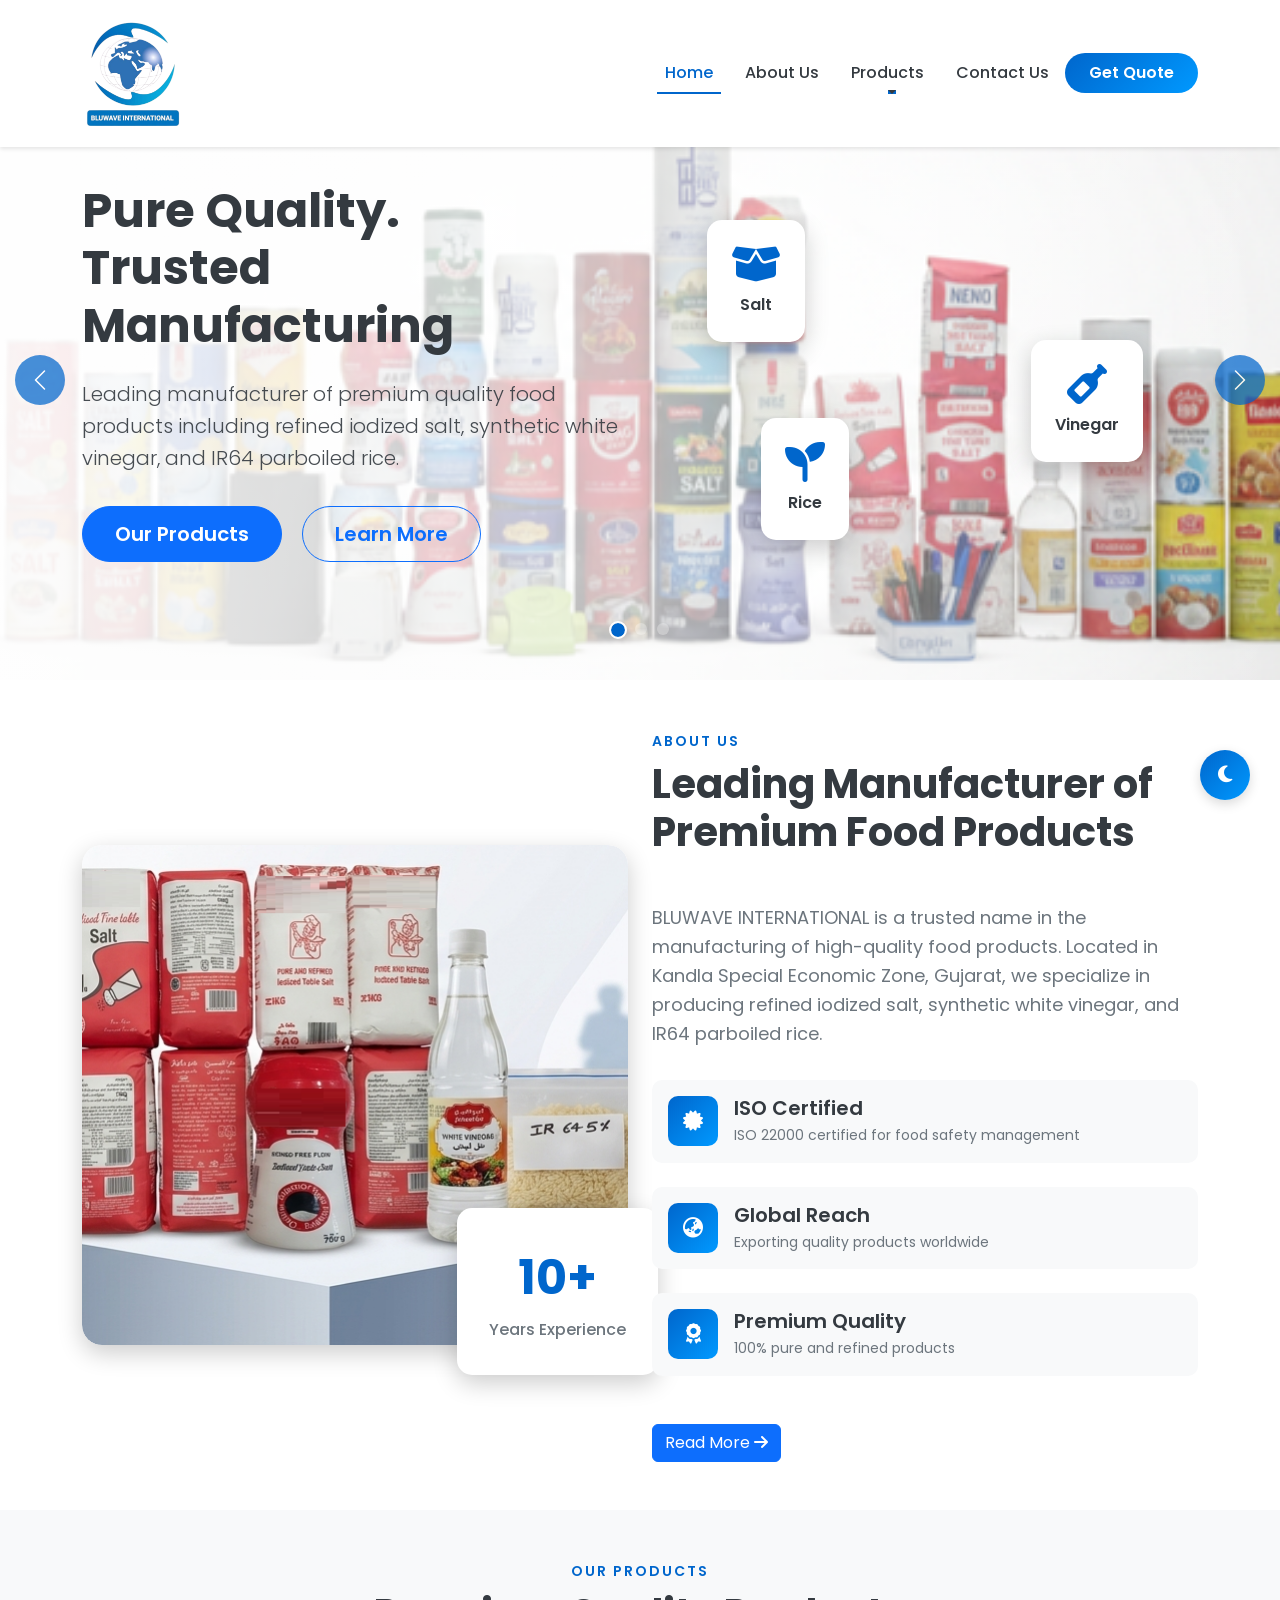
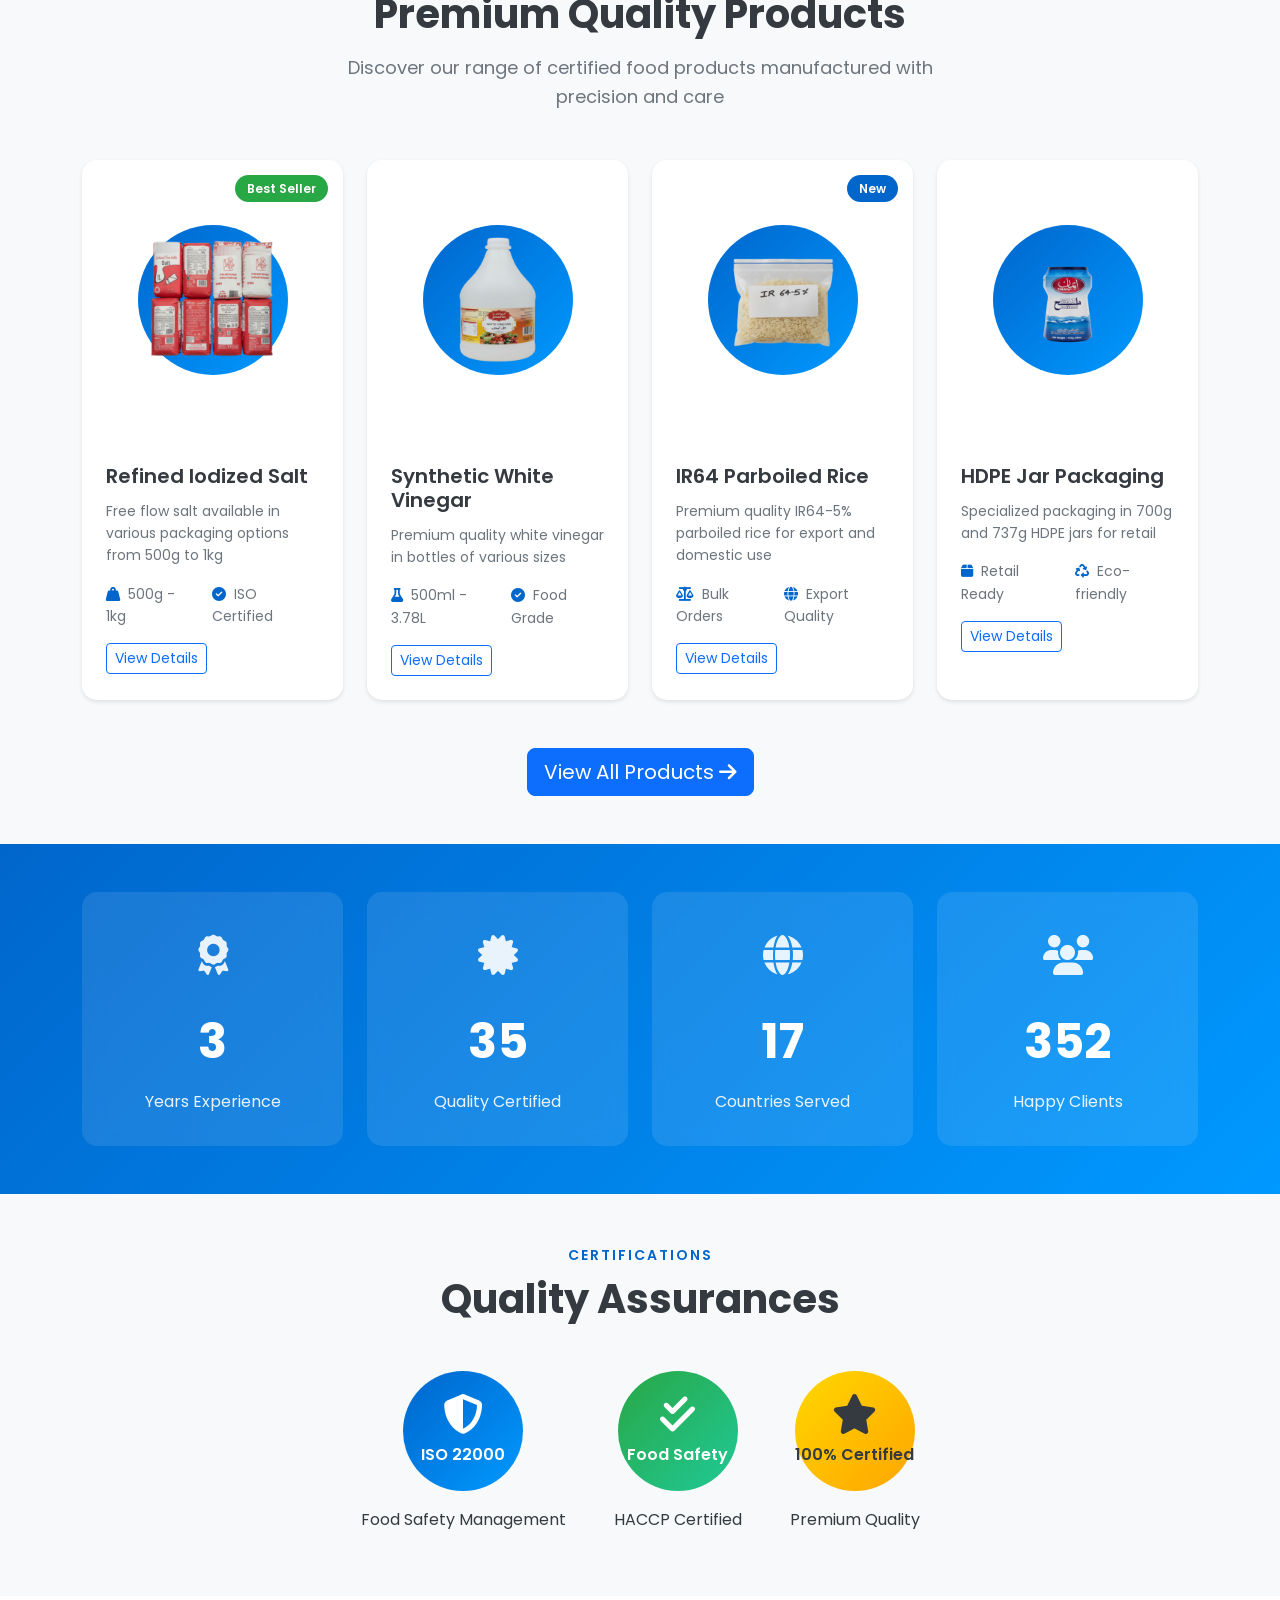
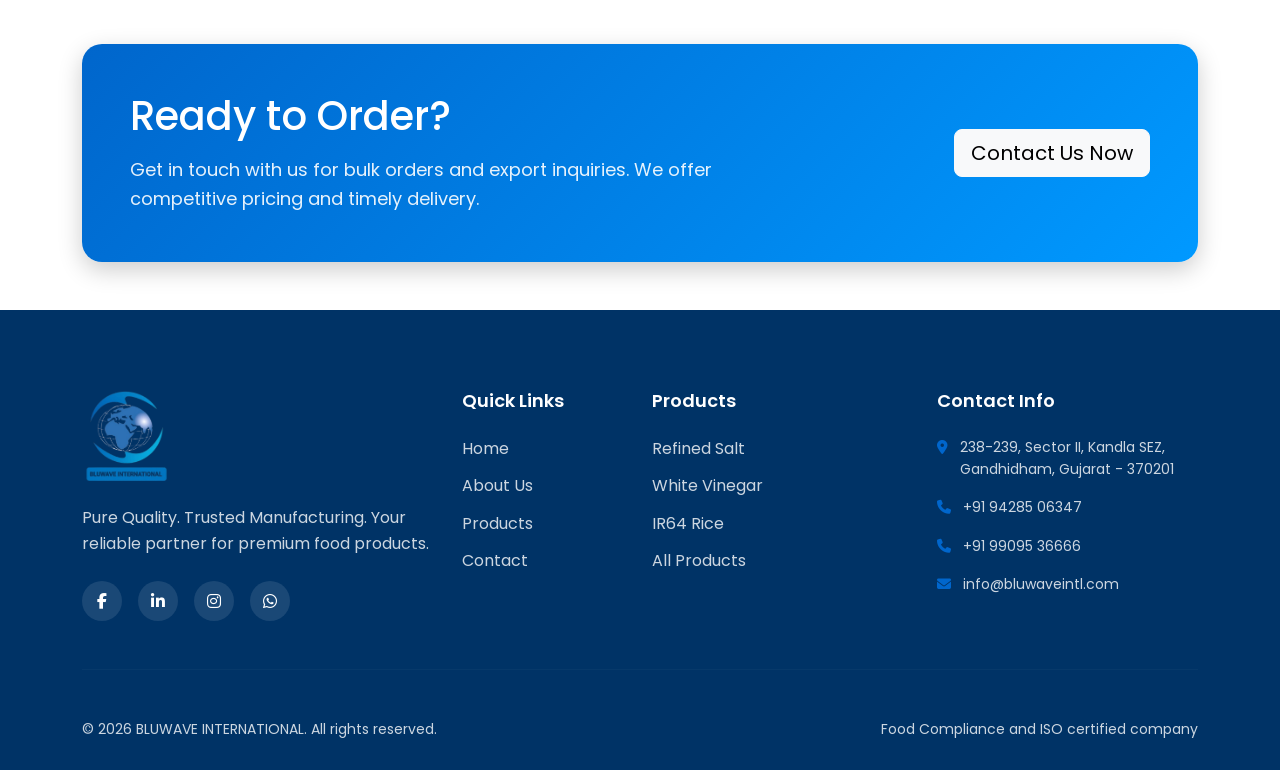
<file: index.html>
<!doctype html>
<html lang="en" data-theme="light">
  <head>
    <meta charset="UTF-8" />
    <meta name="viewport" content="width=device-width, initial-scale=1.0" />
    <title>BLUWAVE INTERNATIONAL - Pure Quality. Trusted Manufacturing</title>

    <!-- Bootstrap 5 CSS -->
    <link
      href="https://cdn.jsdelivr.net/npm/bootstrap@5.3.0/dist/css/bootstrap.min.css"
      rel="stylesheet"
    />
    <!-- Google Fonts -->
    <link
      href="https://fonts.googleapis.com/css2?family=Poppins:wght@300;400;500;600;700&display=swap"
      rel="stylesheet"
    />
    <!-- Font Awesome -->
    <link
      rel="stylesheet"
      href="https://cdnjs.cloudflare.com/ajax/libs/font-awesome/6.4.0/css/all.min.css"
    />
    <!-- Custom CSS -->
    <link rel="stylesheet" href="css/style.css" />
  </head>
  <body>
    <!-- Loader -->
    <div id="loader">
      <div class="loader-content">
        <div class="loader-logo">
          <i class="fas fa-globe-americas fa-spin"></i>
        </div>
        <div class="loader-bar"></div>
        <p>Loading...</p>
      </div>
    </div>

    <!-- Theme Toggle Button -->
    <button id="theme-toggle" class="theme-toggle-btn" title="Toggle Theme">
      <i class="fas fa-moon"></i>
    </button>

    <!-- Navigation -->
    <nav class="navbar navbar-expand-lg fixed-top" id="mainNav">
      <div class="container">
        <a class="navbar-brand" href="index.html">
          <div class="logo-container">
            <img width="25%" src="images/logo.png" />
          </div>
        </a>

        <button
          class="navbar-toggler"
          type="button"
          data-bs-toggle="collapse"
          data-bs-target="#navbarNav"
        >
          <span class="navbar-toggler-icon"></span>
        </button>

        <div class="collapse navbar-collapse" id="navbarNav">
          <ul class="navbar-nav ms-auto">
            <li class="nav-item">
              <a class="nav-link active" href="index.html">Home</a>
            </li>
            <li class="nav-item">
              <a class="nav-link" href="about.html">About Us</a>
            </li>
            <li class="nav-item dropdown">
              <a
                class="nav-link dropdown-toggle"
                href="#"
                role="button"
                data-bs-toggle="dropdown"
              >
                Products
              </a>
              <ul class="dropdown-menu">
                <li>
                  <a class="dropdown-item" href="products.html#salt"
                    >Refined Salt</a
                  >
                </li>
                <li>
                  <a class="dropdown-item" href="products.html#vinegar"
                    >White Vinegar</a
                  >
                </li>
                <li>
                  <a class="dropdown-item" href="products.html#rice"
                    >IR64 Rice</a
                  >
                </li>
              </ul>
            </li>
            <li class="nav-item">
              <a class="nav-link" href="contact.html">Contact Us</a>
            </li>
          </ul>
          <div class="nav-cta">
            <a href="contact.html" class="btn btn-primary">Get Quote</a>
          </div>
        </div>
      </div>
    </nav>

    <!-- Hero Slider -->
    <!-- Hero Slider -->
    <section class="hero-slider">
      <div
        id="homeSlider"
        class="carousel slide"
        data-bs-ride="carousel"
        data-bs-interval="5000"
      >
        <div class="carousel-indicators">
          <button
            type="button"
            data-bs-target="#homeSlider"
            data-bs-slide-to="0"
            class="active"
            aria-current="true"
            aria-label="Slide 1"
          ></button>
          <button
            type="button"
            data-bs-target="#homeSlider"
            data-bs-slide-to="1"
            aria-label="Slide 2"
          ></button>
          <button
            type="button"
            data-bs-target="#homeSlider"
            data-bs-slide-to="2"
            aria-label="Slide 3"
          ></button>
        </div>

        <div class="carousel-inner">
          <!-- Slide 1: Your Design + Background Image -->
          <div class="carousel-item active slider-with-bg">
            <div
              class="slider-bg"
              style="background-image: url(&quot;images/Slider1.png&quot;)"
            ></div>
            <div class="slide-content">
              <div class="container">
                <div class="row align-items-center">
                  <div class="col-lg-6 slide-text animate-on-scroll">
                    <h1 class="display-4 fw-bold">
                      Pure Quality.<br />Trusted Manufacturing
                    </h1>
                    <p class="lead">
                      Leading manufacturer of premium quality food products
                      including refined iodized salt, synthetic white vinegar,
                      and IR64 parboiled rice.
                    </p>
                    <div class="slide-buttons">
                      <a href="products.html" class="btn btn-primary btn-lg"
                        >Our Products</a
                      >
                      <a
                        href="about.html"
                        class="btn btn-outline-primary btn-lg"
                        >Learn More</a
                      >
                    </div>
                  </div>
                  <div class="col-lg-6 slide-image animate-on-scroll delay-200">
                    <div class="hero-image-container">
                      <div class="floating-elements">
                        <div class="float-item salt-package">
                          <i class="fas fa-box-open"></i>
                          <span>Salt</span>
                        </div>
                        <div class="float-item vinegar-bottle">
                          <i class="fas fa-wine-bottle"></i>
                          <span>Vinegar</span>
                        </div>
                        <div class="float-item rice-bag">
                          <i class="fas fa-seedling"></i>
                          <span>Rice</span>
                        </div>
                      </div>
                    </div>
                  </div>
                </div>
              </div>
            </div>
          </div>

          <!-- Slide 2: Original Design (No Change) -->
          <div class="carousel-item">
            <div class="slide-content slide-2">
              <div class="container">
                <div class="row align-items-center">
                  <div class="col-lg-6 slide-text animate-on-scroll">
                    <h1 class="display-4 fw-bold">
                      ISO 22000 Certified<br />Food Safety Standards
                    </h1>
                    <p class="lead">
                      Committed to delivering excellence with international
                      quality certifications and food safety management systems.
                    </p>
                    <div class="certification-badges">
                      <span class="badge bg-primary">ISO 22000</span>
                      <span class="badge bg-success">Food Safety</span>
                      <span class="badge bg-info">100% Certified</span>
                    </div>
                  </div>
                </div>
              </div>
            </div>
          </div>

          <!-- Slide 3: Original Design (No Change) -->
          <div class="carousel-item">
            <div class="slide-content slide-3">
              <div class="container">
                <div class="row align-items-center">
                  <div class="col-lg-6 slide-text animate-on-scroll">
                    <h1 class="display-4 fw-bold">
                      Global Export<br />Quality Products
                    </h1>
                    <p class="lead">
                      Serving customers worldwide with premium quality products
                      manufactured at Kandla Special Economic Zone.
                    </p>
                    <a href="contact.html" class="btn btn-primary btn-lg"
                      >Contact Us</a
                    >
                  </div>
                </div>
              </div>
            </div>
          </div>
        </div>

        <!-- Navigation Arrows - FIXED -->
        <button
          class="carousel-control-prev"
          type="button"
          data-bs-target="#homeSlider"
          data-bs-slide="prev"
        >
          <span class="carousel-control-prev-icon" aria-hidden="true"></span>
          <span class="visually-hidden">Previous</span>
        </button>
        <button
          class="carousel-control-next"
          type="button"
          data-bs-target="#homeSlider"
          data-bs-slide="next"
        >
          <span class="carousel-control-next-icon" aria-hidden="true"></span>
          <span class="visually-hidden">Next</span>
        </button>
      </div>
    </section>

    <!-- About Section -->
    <section class="about-section py-5">
      <div class="container">
        <div class="row align-items-center">
          <div class="col-lg-6 mb-4 mb-lg-0 animate-on-scroll">
            <div class="about-image-wrapper">
              <div class="about-image-main">
                <img
                  src="images/about-manufacturing.jpg"
                  alt="Manufacturing Excellence"
                  class="about-main-img"
                />
              </div>
              <div class="about-image-secondary">
                <div class="experience-badge">
                  <span class="years">10+</span>
                  <span class="text">Years Experience</span>
                </div>
              </div>
            </div>
          </div>
          <div class="col-lg-6 animate-on-scroll delay-200">
            <div class="section-header">
              <span class="section-subtitle">About Us</span>
              <h2 class="section-title">
                Leading Manufacturer of Premium Food Products
              </h2>
            </div>
            <p class="lead-text">
              BLUWAVE INTERNATIONAL is a trusted name in the manufacturing of
              high-quality food products. Located in Kandla Special Economic
              Zone, Gujarat, we specialize in producing refined iodized salt,
              synthetic white vinegar, and IR64 parboiled rice.
            </p>

            <div class="about-features">
              <div class="feature-item">
                <div class="feature-icon">
                  <i class="fas fa-certificate"></i>
                </div>
                <div class="feature-content">
                  <h5>ISO Certified</h5>
                  <p>ISO 22000 certified for food safety management</p>
                </div>
              </div>
              <div class="feature-item">
                <div class="feature-icon">
                  <i class="fas fa-globe-asia"></i>
                </div>
                <div class="feature-content">
                  <h5>Global Reach</h5>
                  <p>Exporting quality products worldwide</p>
                </div>
              </div>
              <div class="feature-item">
                <div class="feature-icon">
                  <i class="fas fa-award"></i>
                </div>
                <div class="feature-content">
                  <h5>Premium Quality</h5>
                  <p>100% pure and refined products</p>
                </div>
              </div>
            </div>

            <a href="about.html" class="btn btn-primary mt-3"
              >Read More <i class="fas fa-arrow-right"></i
            ></a>
          </div>
        </div>
      </div>
    </section>

    <!-- Products Section -->
    <section class="products-section py-5 bg-light">
      <div class="container">
        <div class="section-header text-center mb-5 animate-on-scroll">
          <span class="section-subtitle">Our Products</span>
          <h2 class="section-title">Premium Quality Products</h2>
          <p class="section-desc">
            Discover our range of certified food products manufactured with
            precision and care
          </p>
        </div>

        <div class="row g-4">
          <!-- Product 1 -->
          <div class="col-lg-3 col-md-6 animate-on-scroll">
            <div class="product-card">
              <div class="product-image">
                <div class="image-placeholder-large">
                  <img
                    src="images/product-salt.png"
                    alt="Refined Iodized Salt"
                    class="product-detail-img"
                  />
                </div>
                <div class="product-badge">Best Seller</div>
              </div>
              <div class="product-content">
                <h4>Refined Iodized Salt</h4>
                <p>
                  Free flow salt available in various packaging options from
                  500g to 1kg
                </p>
                <div class="product-meta">
                  <span><i class="fas fa-weight-hanging"></i> 500g - 1kg</span>
                  <span><i class="fas fa-check-circle"></i> ISO Certified</span>
                </div>
                <a
                  href="products.html#salt"
                  class="btn btn-outline-primary btn-sm"
                  >View Details</a
                >
              </div>
            </div>
          </div>

          <!-- Product 2 -->
          <div class="col-lg-3 col-md-6 animate-on-scroll delay-100">
            <div class="product-card">
              <div class="product-image">
                <div class="image-placeholder-large">
                  <img
                    src="images/product-vinegar.png"
                    alt="Synthetic White Vinegar"
                    class="product-img"
                  />
                </div>
              </div>
              <div class="product-content">
                <h4>Synthetic White Vinegar</h4>
                <p>Premium quality white vinegar in bottles of various sizes</p>
                <div class="product-meta">
                  <span><i class="fas fa-flask"></i> 500ml - 3.78L</span>
                  <span><i class="fas fa-check-circle"></i> Food Grade</span>
                </div>
                <a
                  href="products.html#vinegar"
                  class="btn btn-outline-primary btn-sm"
                  >View Details</a
                >
              </div>
            </div>
          </div>

          <!-- Product 3 -->
          <div class="col-lg-3 col-md-6 animate-on-scroll delay-200">
            <div class="product-card">
              <div class="product-image">
                <div class="image-placeholder-large">
                  <img
                    src="images/product-rice.png"
                    alt="IR64 Parboiled Rice"
                    class="product-img"
                  />
                </div>
                <div class="product-badge new">New</div>
              </div>
              <div class="product-content">
                <h4>IR64 Parboiled Rice</h4>
                <p>
                  Premium quality IR64-5% parboiled rice for export and domestic
                  use
                </p>
                <div class="product-meta">
                  <span><i class="fas fa-balance-scale"></i> Bulk Orders</span>
                  <span><i class="fas fa-globe"></i> Export Quality</span>
                </div>
                <a
                  href="products.html#rice"
                  class="btn btn-outline-primary btn-sm"
                  >View Details</a
                >
              </div>
            </div>
          </div>

          <!-- Product 4 -->
          <div class="col-lg-3 col-md-6 animate-on-scroll delay-300">
            <div class="product-card">
              <div class="product-image">
                <div class="image-placeholder-large">
                  <img
                    src="images/product-hdpe.png"
                    alt="HDPE Jar Packaging"
                    class="product-img"
                  />
                </div>
              </div>
              <div class="product-content">
                <h4>HDPE Jar Packaging</h4>
                <p>
                  Specialized packaging in 700g and 737g HDPE jars for retail
                </p>
                <div class="product-meta">
                  <span><i class="fas fa-box"></i> Retail Ready</span>
                  <span><i class="fas fa-recycle"></i> Eco-friendly</span>
                </div>
                <a href="products.html" class="btn btn-outline-primary btn-sm"
                  >View Details</a
                >
              </div>
            </div>
          </div>
        </div>

        <div class="text-center mt-5 animate-on-scroll">
          <a href="products.html" class="btn btn-primary btn-lg"
            >View All Products <i class="fas fa-arrow-right"></i
          ></a>
        </div>
      </div>
    </section>

    <!-- Stats Section -->
    <section class="stats-section py-5">
      <div class="container">
        <div class="row g-4">
          <div class="col-lg-3 col-md-6 animate-on-scroll">
            <div class="stat-card">
              <div class="stat-icon">
                <i class="fas fa-award"></i>
              </div>
              <div class="stat-number" data-target="10">0</div>
              <div class="stat-label">Years Experience</div>
            </div>
          </div>
          <div class="col-lg-3 col-md-6 animate-on-scroll delay-100">
            <div class="stat-card">
              <div class="stat-icon">
                <i class="fas fa-certificate"></i>
              </div>
              <div class="stat-number" data-target="100">0</div>
              <div class="stat-label">Quality Certified</div>
            </div>
          </div>
          <div class="col-lg-3 col-md-6 animate-on-scroll delay-200">
            <div class="stat-card">
              <div class="stat-icon">
                <i class="fas fa-globe"></i>
              </div>
              <div class="stat-number" data-target="50">0</div>
              <div class="stat-label">Countries Served</div>
            </div>
          </div>
          <div class="col-lg-3 col-md-6 animate-on-scroll delay-300">
            <div class="stat-card">
              <div class="stat-icon">
                <i class="fas fa-users"></i>
              </div>
              <div class="stat-number" data-target="1000">0</div>
              <div class="stat-label">Happy Clients</div>
            </div>
          </div>
        </div>
      </div>
    </section>

    <!-- Certifications Section -->
    <section class="certifications-section py-5 bg-light">
      <div class="container">
        <div class="section-header text-center mb-5 animate-on-scroll">
          <span class="section-subtitle">Certifications</span>
          <h2 class="section-title">Quality Assurances</h2>
        </div>
        <div class="row justify-content-center">
          <div class="col-lg-8">
            <div class="certifications-grid text-center animate-on-scroll">
              <div class="cert-item">
                <div class="cert-badge iso">
                  <i class="fas fa-shield-alt"></i>
                  <span>ISO 22000</span>
                </div>
                <p>Food Safety Management</p>
              </div>
              <div class="cert-item">
                <div class="cert-badge food-safety">
                  <i class="fas fa-check-double"></i>
                  <span>Food Safety</span>
                </div>
                <p>HACCP Certified</p>
              </div>
              <div class="cert-item">
                <div class="cert-badge quality">
                  <i class="fas fa-star"></i>
                  <span>100% Certified</span>
                </div>
                <p>Premium Quality</p>
              </div>
            </div>
          </div>
        </div>
      </div>
    </section>

    <!-- CTA Section -->
    <section class="cta-section py-5">
      <div class="container">
        <div class="cta-box animate-on-scroll">
          <div class="row align-items-center">
            <div class="col-lg-8">
              <h2>Ready to Order?</h2>
              <p>
                Get in touch with us for bulk orders and export inquiries. We
                offer competitive pricing and timely delivery.
              </p>
            </div>
            <div class="col-lg-4 text-lg-end">
              <a href="contact.html" class="btn btn-light btn-lg"
                >Contact Us Now</a
              >
            </div>
          </div>
        </div>
      </div>
    </section>

    <!-- Footer -->
    <footer class="footer">
      <div class="container">
        <div class="row g-4">
          <div class="col-lg-4 col-md-6">
            <div class="footer-brand">
              <div class="logo-container">
                <img width="25%" src="images/logo.png" />
              </div>
              <p>
                Pure Quality. Trusted Manufacturing. Your reliable partner for
                premium food products.
              </p>
              <div class="social-links">
                <a href="#"><i class="fab fa-facebook-f"></i></a>
                <a href="#"><i class="fab fa-linkedin-in"></i></a>
                <a href="#"><i class="fab fa-instagram"></i></a>
                <a href="#"><i class="fab fa-whatsapp"></i></a>
              </div>
            </div>
          </div>

          <div class="col-lg-2 col-md-6">
            <h5>Quick Links</h5>
            <ul class="footer-links">
              <li><a href="index.html">Home</a></li>
              <li><a href="about.html">About Us</a></li>
              <li><a href="products.html">Products</a></li>
              <li><a href="contact.html">Contact</a></li>
            </ul>
          </div>

          <div class="col-lg-3 col-md-6">
            <h5>Products</h5>
            <ul class="footer-links">
              <li><a href="products.html#salt">Refined Salt</a></li>
              <li><a href="products.html#vinegar">White Vinegar</a></li>
              <li><a href="products.html#rice">IR64 Rice</a></li>
              <li><a href="products.html">All Products</a></li>
            </ul>
          </div>

          <div class="col-lg-3 col-md-6">
            <h5>Contact Info</h5>
            <ul class="footer-contact">
              <li>
                <i class="fas fa-map-marker-alt"></i> 238-239, Sector II, Kandla
                SEZ, Gandhidham, Gujarat - 370201
              </li>
              <li><i class="fas fa-phone"></i> +91 94285 06347</li>
              <li><i class="fas fa-phone"></i> +91 99095 36666</li>
              <li><i class="fas fa-envelope"></i> info@bluwaveintl.com</li>
            </ul>
          </div>
        </div>

        <hr class="footer-divider" />

        <div class="row">
          <div class="col-md-6">
            <p class="copyright">
              &copy; 2026 BLUWAVE INTERNATIONAL. All rights reserved.
            </p>
          </div>
          <div class="col-md-6 text-md-end">
            <p class="footer-bottom">
              Food Compliance and ISO certified company
            </p>
          </div>
        </div>
      </div>
    </footer>

    <!-- Go to Top Button -->
    <button id="goToTop" class="go-to-top">
      <i class="fas fa-arrow-up"></i>
    </button>

    <!-- Bootstrap JS -->
    <script src="https://cdn.jsdelivr.net/npm/bootstrap@5.3.0/dist/js/bootstrap.bundle.min.js"></script>
    <!-- Custom JS -->
    <script src="js/main.js"></script>
  </body>
</html>
</file>
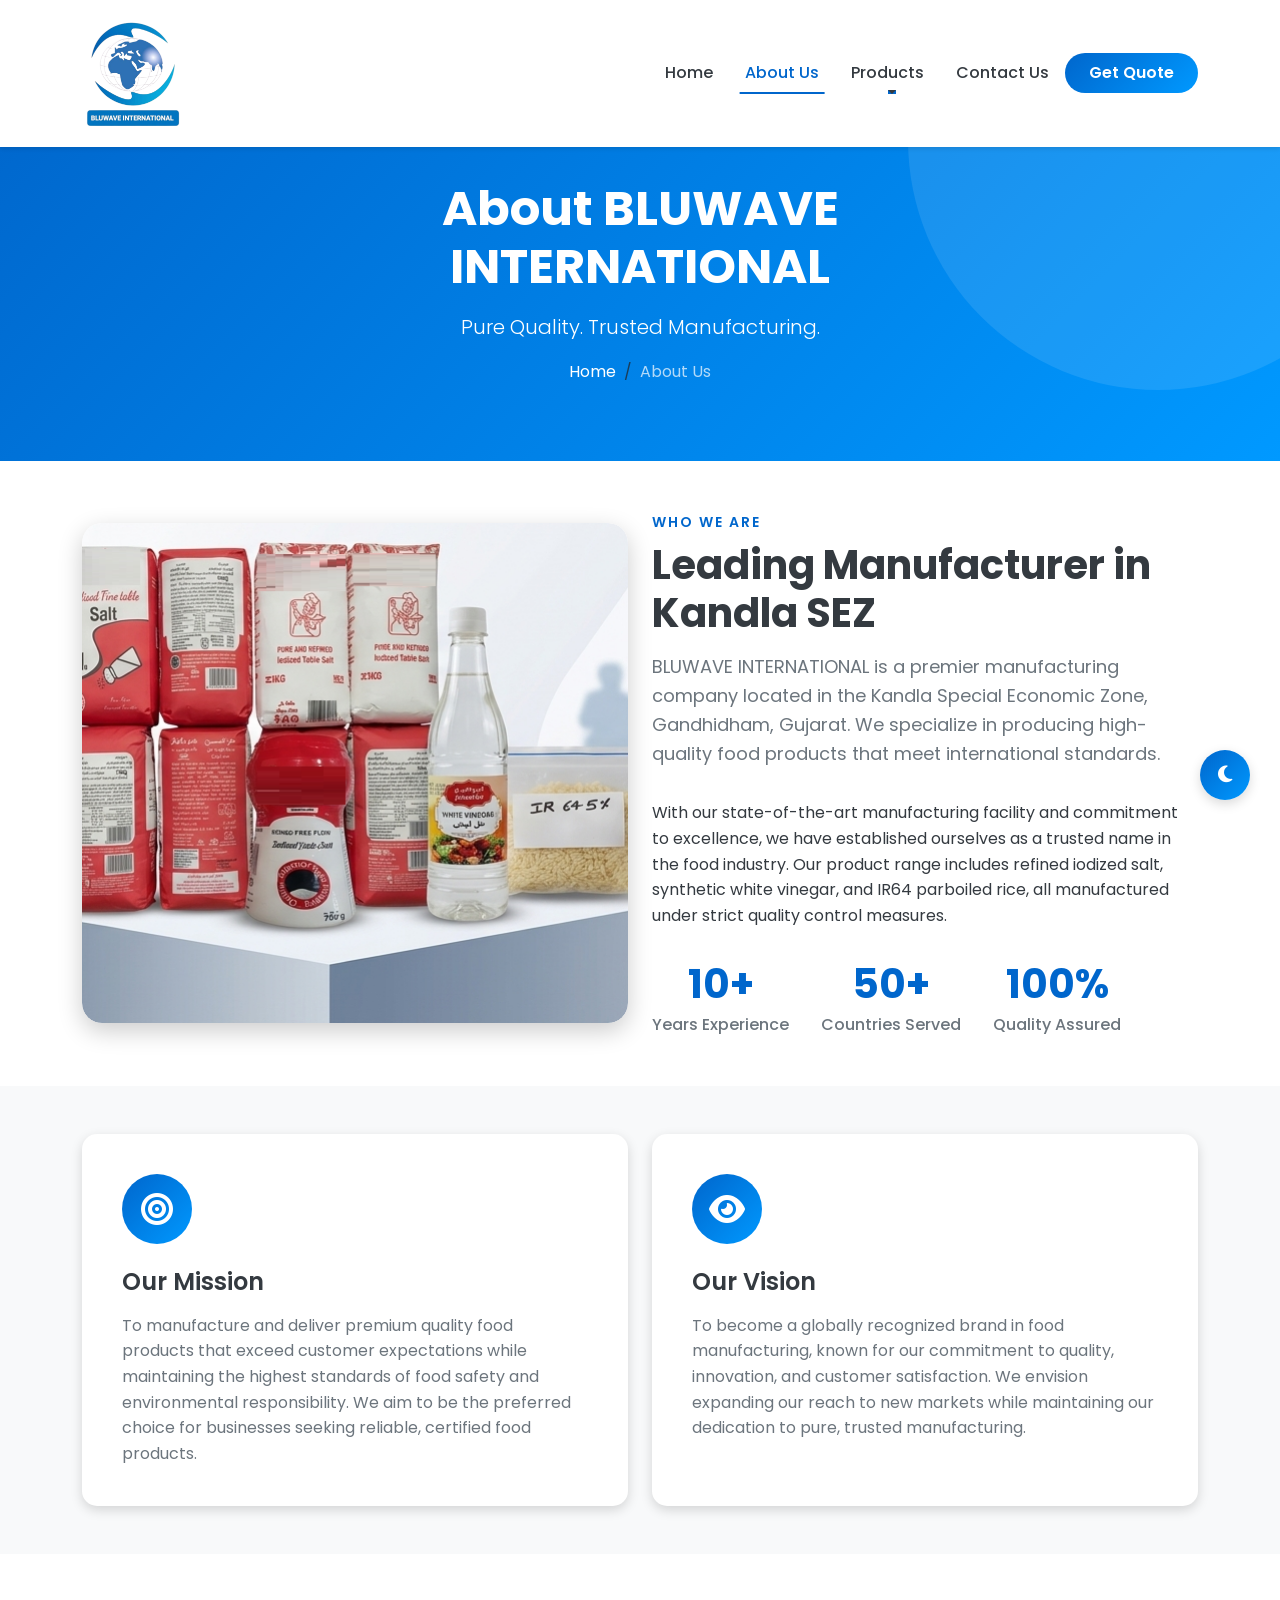
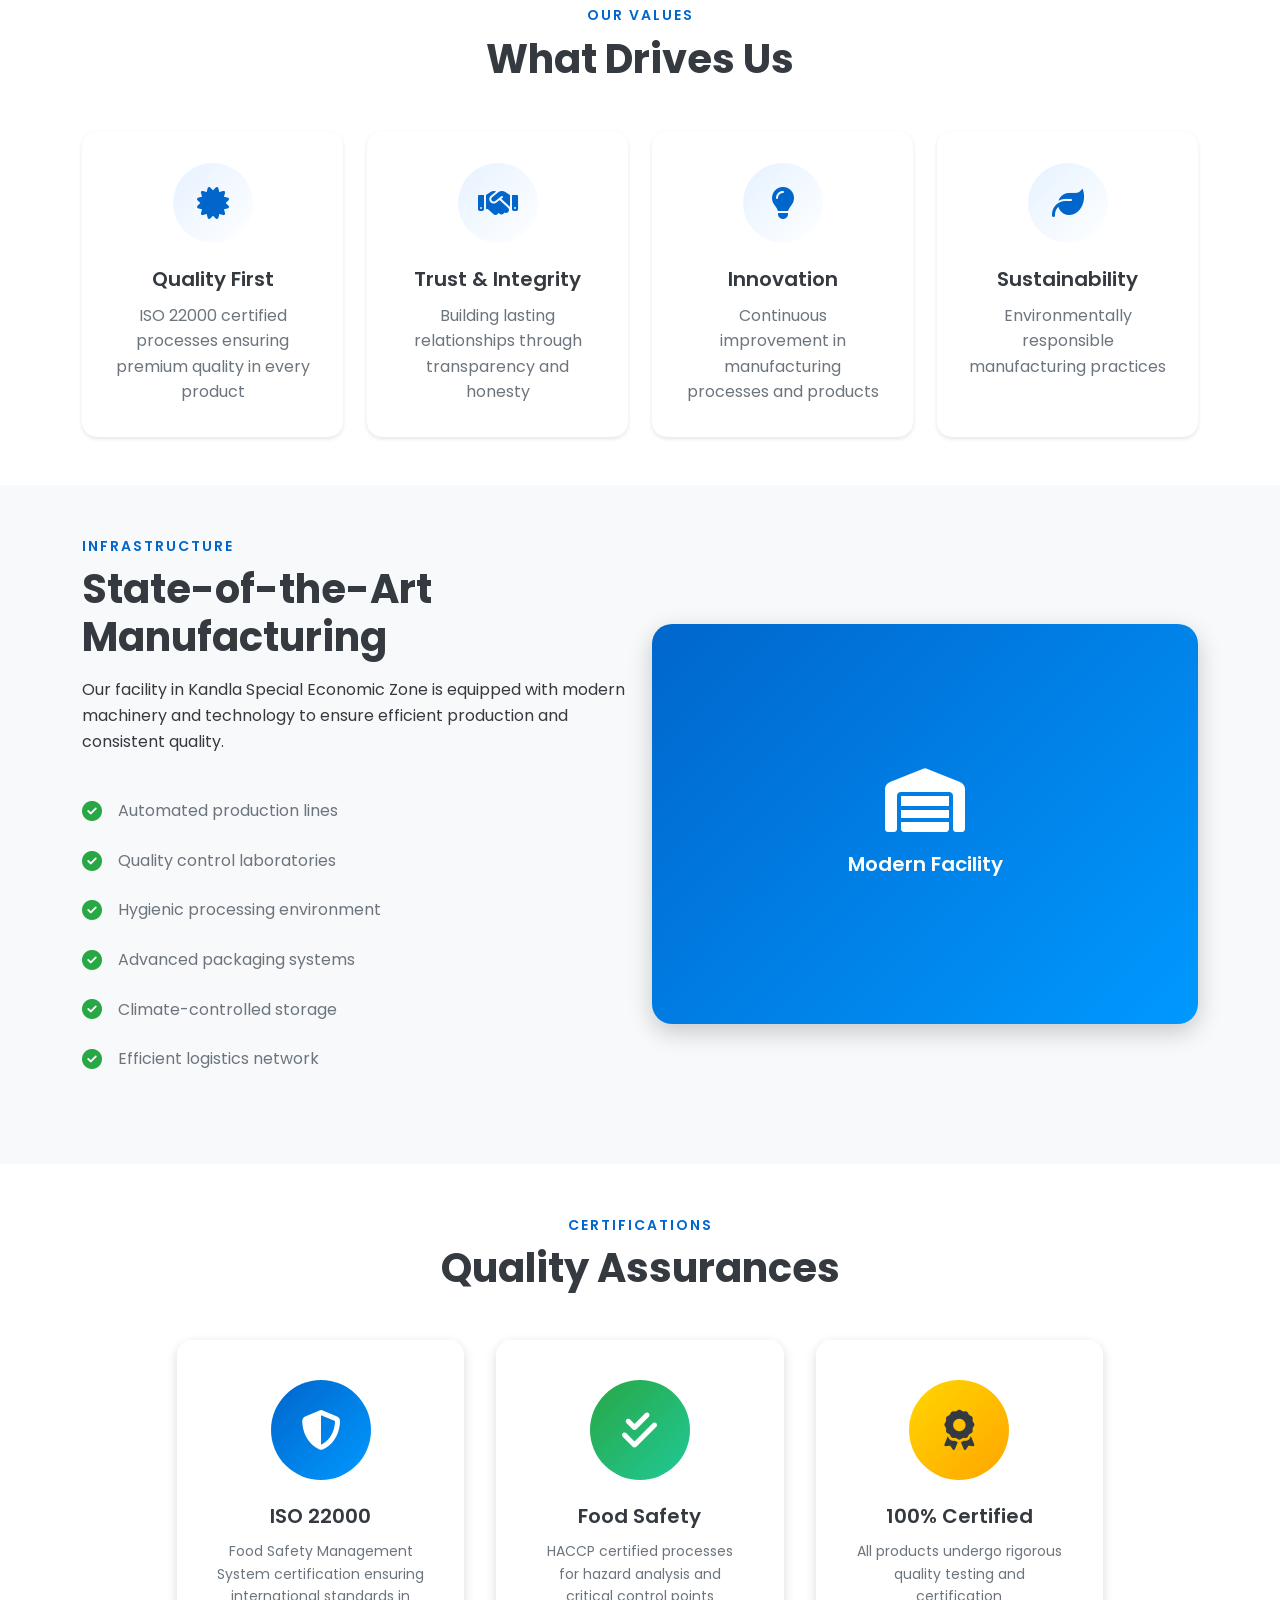
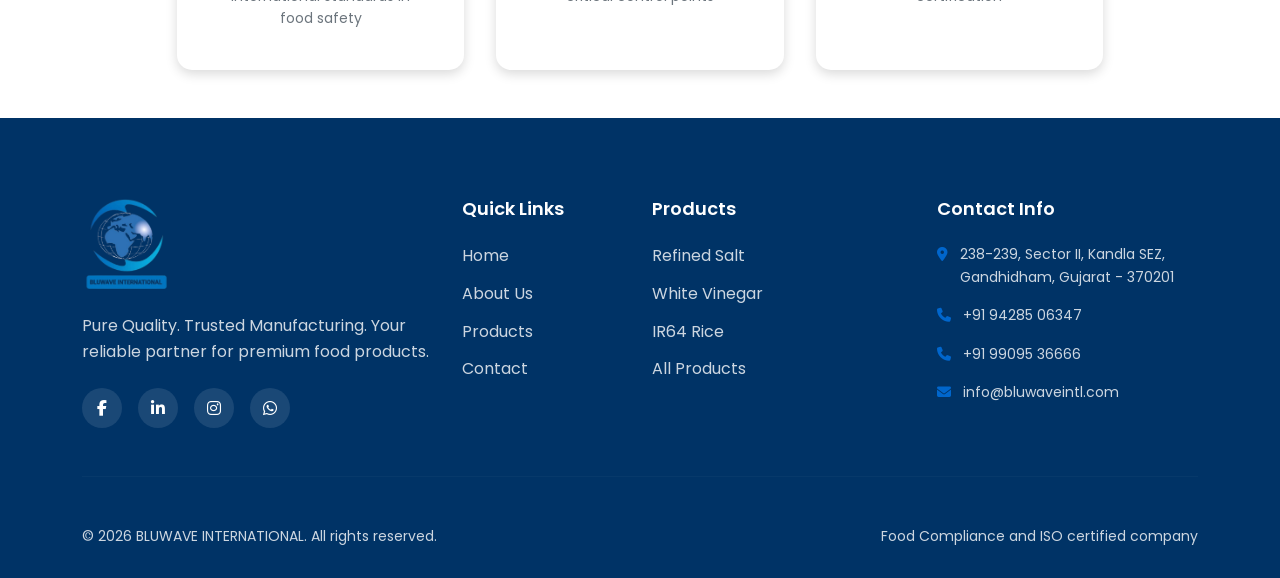
<file: about.html>
<!doctype html>
<html lang="en" data-theme="light">
  <head>
    <meta charset="UTF-8" />
    <meta name="viewport" content="width=device-width, initial-scale=1.0" />
    <title>About Us - BLUWAVE INTERNATIONAL</title>
    <link
      href="https://cdn.jsdelivr.net/npm/bootstrap@5.3.0/dist/css/bootstrap.min.css"
      rel="stylesheet"
    />
    <link
      href="https://fonts.googleapis.com/css2?family=Poppins:wght@300;400;500;600;700&display=swap"
      rel="stylesheet"
    />
    <link
      rel="stylesheet"
      href="https://cdnjs.cloudflare.com/ajax/libs/font-awesome/6.4.0/css/all.min.css"
    />
    <link rel="stylesheet" href="css/style.css" />
  </head>
  <body>
    <!-- Loader -->
    <div id="loader">
      <div class="loader-content">
        <div class="loader-logo">
          <i class="fas fa-globe-americas fa-spin"></i>
        </div>
        <div class="loader-bar"></div>
        <p>Loading...</p>
      </div>
    </div>

    <!-- Theme Toggle -->
    <button id="theme-toggle" class="theme-toggle-btn" title="Toggle Theme">
      <i class="fas fa-moon"></i>
    </button>

    <!-- Navigation -->
    <nav class="navbar navbar-expand-lg fixed-top" id="mainNav">
      <div class="container">
        <a class="navbar-brand" href="index.html">
          <div class="logo-container">
            <img width="25%" src="images/logo.png" />
          </div>
        </a>

        <button
          class="navbar-toggler"
          type="button"
          data-bs-toggle="collapse"
          data-bs-target="#navbarNav"
        >
          <span class="navbar-toggler-icon"></span>
        </button>

        <div class="collapse navbar-collapse" id="navbarNav">
          <ul class="navbar-nav ms-auto">
            <li class="nav-item">
              <a class="nav-link" href="index.html">Home</a>
            </li>
            <li class="nav-item">
              <a class="nav-link active" href="about.html">About Us</a>
            </li>
            <li class="nav-item dropdown">
              <a
                class="nav-link dropdown-toggle"
                href="#"
                role="button"
                data-bs-toggle="dropdown"
              >
                Products
              </a>
              <ul class="dropdown-menu">
                <li>
                  <a class="dropdown-item" href="products.html#salt"
                    >Refined Salt</a
                  >
                </li>
                <li>
                  <a class="dropdown-item" href="products.html#vinegar"
                    >White Vinegar</a
                  >
                </li>
                <li>
                  <a class="dropdown-item" href="products.html#rice"
                    >IR64 Rice</a
                  >
                </li>
              </ul>
            </li>
            <li class="nav-item">
              <a class="nav-link" href="contact.html">Contact Us</a>
            </li>
          </ul>
          <div class="nav-cta">
            <a href="contact.html" class="btn btn-primary">Get Quote</a>
          </div>
        </div>
      </div>
    </nav>

    <!-- Page Header -->
    <section class="page-header">
      <div class="container">
        <div class="row">
          <div class="col-lg-8 mx-auto text-center">
            <h1 class="animate-on-scroll">About BLUWAVE INTERNATIONAL</h1>
            <p class="lead animate-on-scroll delay-100">
              Pure Quality. Trusted Manufacturing.
            </p>
            <nav aria-label="breadcrumb" class="animate-on-scroll delay-200">
              <ol class="breadcrumb justify-content-center">
                <li class="breadcrumb-item"><a href="index.html">Home</a></li>
                <li class="breadcrumb-item active">About Us</li>
              </ol>
            </nav>
          </div>
        </div>
      </div>
    </section>

    <!-- Company Overview -->
    <section class="company-overview py-5">
      <div class="container">
        <div class="row align-items-center">
          <div class="col-lg-6 mb-4 mb-lg-0 animate-on-scroll">
            <div class="about-image-wrapper">
              <div class="about-image-main">
                <img
                  src="images/about-manufacturing.jpg"
                  alt="Manufacturing Excellence"
                  class="about-main-img"
                />
              </div>
            </div>
          </div>
          <div class="col-lg-6 animate-on-scroll delay-200">
            <span class="section-subtitle">Who We Are</span>
            <h2 class="section-title">Leading Manufacturer in Kandla SEZ</h2>
            <p class="lead-text">
              BLUWAVE INTERNATIONAL is a premier manufacturing company located
              in the Kandla Special Economic Zone, Gandhidham, Gujarat. We
              specialize in producing high-quality food products that meet
              international standards.
            </p>
            <p>
              With our state-of-the-art manufacturing facility and commitment to
              excellence, we have established ourselves as a trusted name in the
              food industry. Our product range includes refined iodized salt,
              synthetic white vinegar, and IR64 parboiled rice, all manufactured
              under strict quality control measures.
            </p>

            <div class="about-stats-row">
              <div class="stat-box">
                <h3>10+</h3>
                <p>Years Experience</p>
              </div>
              <div class="stat-box">
                <h3>50+</h3>
                <p>Countries Served</p>
              </div>
              <div class="stat-box">
                <h3>100%</h3>
                <p>Quality Assured</p>
              </div>
            </div>
          </div>
        </div>
      </div>
    </section>

    <!-- Mission & Vision -->
    <section class="mission-vision py-5 bg-light">
      <div class="container">
        <div class="row g-4">
          <div class="col-lg-6 animate-on-scroll">
            <div class="mv-card">
              <div class="mv-icon">
                <i class="fas fa-bullseye"></i>
              </div>
              <h3>Our Mission</h3>
              <p>
                To manufacture and deliver premium quality food products that
                exceed customer expectations while maintaining the highest
                standards of food safety and environmental responsibility. We
                aim to be the preferred choice for businesses seeking reliable,
                certified food products.
              </p>
            </div>
          </div>
          <div class="col-lg-6 animate-on-scroll delay-200">
            <div class="mv-card">
              <div class="mv-icon">
                <i class="fas fa-eye"></i>
              </div>
              <h3>Our Vision</h3>
              <p>
                To become a globally recognized brand in food manufacturing,
                known for our commitment to quality, innovation, and customer
                satisfaction. We envision expanding our reach to new markets
                while maintaining our dedication to pure, trusted manufacturing.
              </p>
            </div>
          </div>
        </div>
      </div>
    </section>

    <!-- Values Section -->
    <section class="values-section py-5">
      <div class="container">
        <div class="section-header text-center mb-5 animate-on-scroll">
          <span class="section-subtitle">Our Values</span>
          <h2 class="section-title">What Drives Us</h2>
        </div>

        <div class="row g-4">
          <div class="col-lg-3 col-md-6 animate-on-scroll">
            <div class="value-card">
              <div class="value-icon">
                <i class="fas fa-certificate"></i>
              </div>
              <h4>Quality First</h4>
              <p>
                ISO 22000 certified processes ensuring premium quality in every
                product
              </p>
            </div>
          </div>
          <div class="col-lg-3 col-md-6 animate-on-scroll delay-100">
            <div class="value-card">
              <div class="value-icon">
                <i class="fas fa-handshake"></i>
              </div>
              <h4>Trust & Integrity</h4>
              <p>
                Building lasting relationships through transparency and honesty
              </p>
            </div>
          </div>
          <div class="col-lg-3 col-md-6 animate-on-scroll delay-200">
            <div class="value-card">
              <div class="value-icon">
                <i class="fas fa-lightbulb"></i>
              </div>
              <h4>Innovation</h4>
              <p>
                Continuous improvement in manufacturing processes and products
              </p>
            </div>
          </div>
          <div class="col-lg-3 col-md-6 animate-on-scroll delay-300">
            <div class="value-card">
              <div class="value-icon">
                <i class="fas fa-leaf"></i>
              </div>
              <h4>Sustainability</h4>
              <p>Environmentally responsible manufacturing practices</p>
            </div>
          </div>
        </div>
      </div>
    </section>

    <!-- Infrastructure -->
    <section class="infrastructure py-5 bg-light">
      <div class="container">
        <div class="row align-items-center">
          <div class="col-lg-6 order-lg-2 mb-4 mb-lg-0 animate-on-scroll">
            <div class="about-image-wrapper">
              <div class="about-image-main">
                <div class="image-placeholder gradient-bg">
                  <i class="fas fa-warehouse"></i>
                  <span>Modern Facility</span>
                </div>
              </div>
            </div>
          </div>
          <div class="col-lg-6 order-lg-1 animate-on-scroll delay-200">
            <span class="section-subtitle">Infrastructure</span>
            <h2 class="section-title">State-of-the-Art Manufacturing</h2>
            <p>
              Our facility in Kandla Special Economic Zone is equipped with
              modern machinery and technology to ensure efficient production and
              consistent quality.
            </p>

            <ul class="feature-list">
              <li>
                <i class="fas fa-check-circle"></i> Automated production lines
              </li>
              <li>
                <i class="fas fa-check-circle"></i> Quality control laboratories
              </li>
              <li>
                <i class="fas fa-check-circle"></i> Hygienic processing
                environment
              </li>
              <li>
                <i class="fas fa-check-circle"></i> Advanced packaging systems
              </li>
              <li>
                <i class="fas fa-check-circle"></i> Climate-controlled storage
              </li>
              <li>
                <i class="fas fa-check-circle"></i> Efficient logistics network
              </li>
            </ul>
          </div>
        </div>
      </div>
    </section>

    <!-- Certifications -->
    <section class="certifications-detail py-5">
      <div class="container">
        <div class="section-header text-center mb-5 animate-on-scroll">
          <span class="section-subtitle">Certifications</span>
          <h2 class="section-title">Quality Assurances</h2>
        </div>

        <div class="row justify-content-center">
          <div class="col-lg-10">
            <div class="certifications-grid-detailed">
              <div class="cert-card animate-on-scroll">
                <div class="cert-icon iso">
                  <i class="fas fa-shield-alt"></i>
                </div>
                <h4>ISO 22000</h4>
                <p>
                  Food Safety Management System certification ensuring
                  international standards in food safety
                </p>
              </div>
              <div class="cert-card animate-on-scroll delay-100">
                <div class="cert-icon food">
                  <i class="fas fa-check-double"></i>
                </div>
                <h4>Food Safety</h4>
                <p>
                  HACCP certified processes for hazard analysis and critical
                  control points
                </p>
              </div>
              <div class="cert-card animate-on-scroll delay-200">
                <div class="cert-icon quality">
                  <i class="fas fa-award"></i>
                </div>
                <h4>100% Certified</h4>
                <p>
                  All products undergo rigorous quality testing and
                  certification
                </p>
              </div>
            </div>
          </div>
        </div>
      </div>
    </section>

    <!-- Footer (Same as index.html) -->
    <footer class="footer">
      <div class="container">
        <div class="row g-4">
          <div class="col-lg-4 col-md-6">
            <div class="footer-brand">
              <div class="logo-container">
                <img width="25%" src="images/logo.png" />
              </div>
              <p>
                Pure Quality. Trusted Manufacturing. Your reliable partner for
                premium food products.
              </p>
              <div class="social-links">
                <a href="#"><i class="fab fa-facebook-f"></i></a>
                <a href="#"><i class="fab fa-linkedin-in"></i></a>
                <a href="#"><i class="fab fa-instagram"></i></a>
                <a href="#"><i class="fab fa-whatsapp"></i></a>
              </div>
            </div>
          </div>

          <div class="col-lg-2 col-md-6">
            <h5>Quick Links</h5>
            <ul class="footer-links">
              <li><a href="index.html">Home</a></li>
              <li><a href="about.html">About Us</a></li>
              <li><a href="products.html">Products</a></li>
              <li><a href="contact.html">Contact</a></li>
            </ul>
          </div>

          <div class="col-lg-3 col-md-6">
            <h5>Products</h5>
            <ul class="footer-links">
              <li><a href="products.html#salt">Refined Salt</a></li>
              <li><a href="products.html#vinegar">White Vinegar</a></li>
              <li><a href="products.html#rice">IR64 Rice</a></li>
              <li><a href="products.html">All Products</a></li>
            </ul>
          </div>

          <div class="col-lg-3 col-md-6">
            <h5>Contact Info</h5>
            <ul class="footer-contact">
              <li>
                <i class="fas fa-map-marker-alt"></i> 238-239, Sector II, Kandla
                SEZ, Gandhidham, Gujarat - 370201
              </li>
              <li><i class="fas fa-phone"></i> +91 94285 06347</li>
              <li><i class="fas fa-phone"></i> +91 99095 36666</li>
              <li><i class="fas fa-envelope"></i> info@bluwaveintl.com</li>
            </ul>
          </div>
        </div>

        <hr class="footer-divider" />

        <div class="row">
          <div class="col-md-6">
            <p class="copyright">
              &copy; 2026 BLUWAVE INTERNATIONAL. All rights reserved.
            </p>
          </div>
          <div class="col-md-6 text-md-end">
            <p class="footer-bottom">
              Food Compliance and ISO certified company
            </p>
          </div>
        </div>
      </div>
    </footer>

    <button id="goToTop" class="go-to-top">
      <i class="fas fa-arrow-up"></i>
    </button>

    <script src="https://cdn.jsdelivr.net/npm/bootstrap@5.3.0/dist/js/bootstrap.bundle.min.js"></script>
    <script src="js/main.js"></script>
  </body>
</html>
</file>
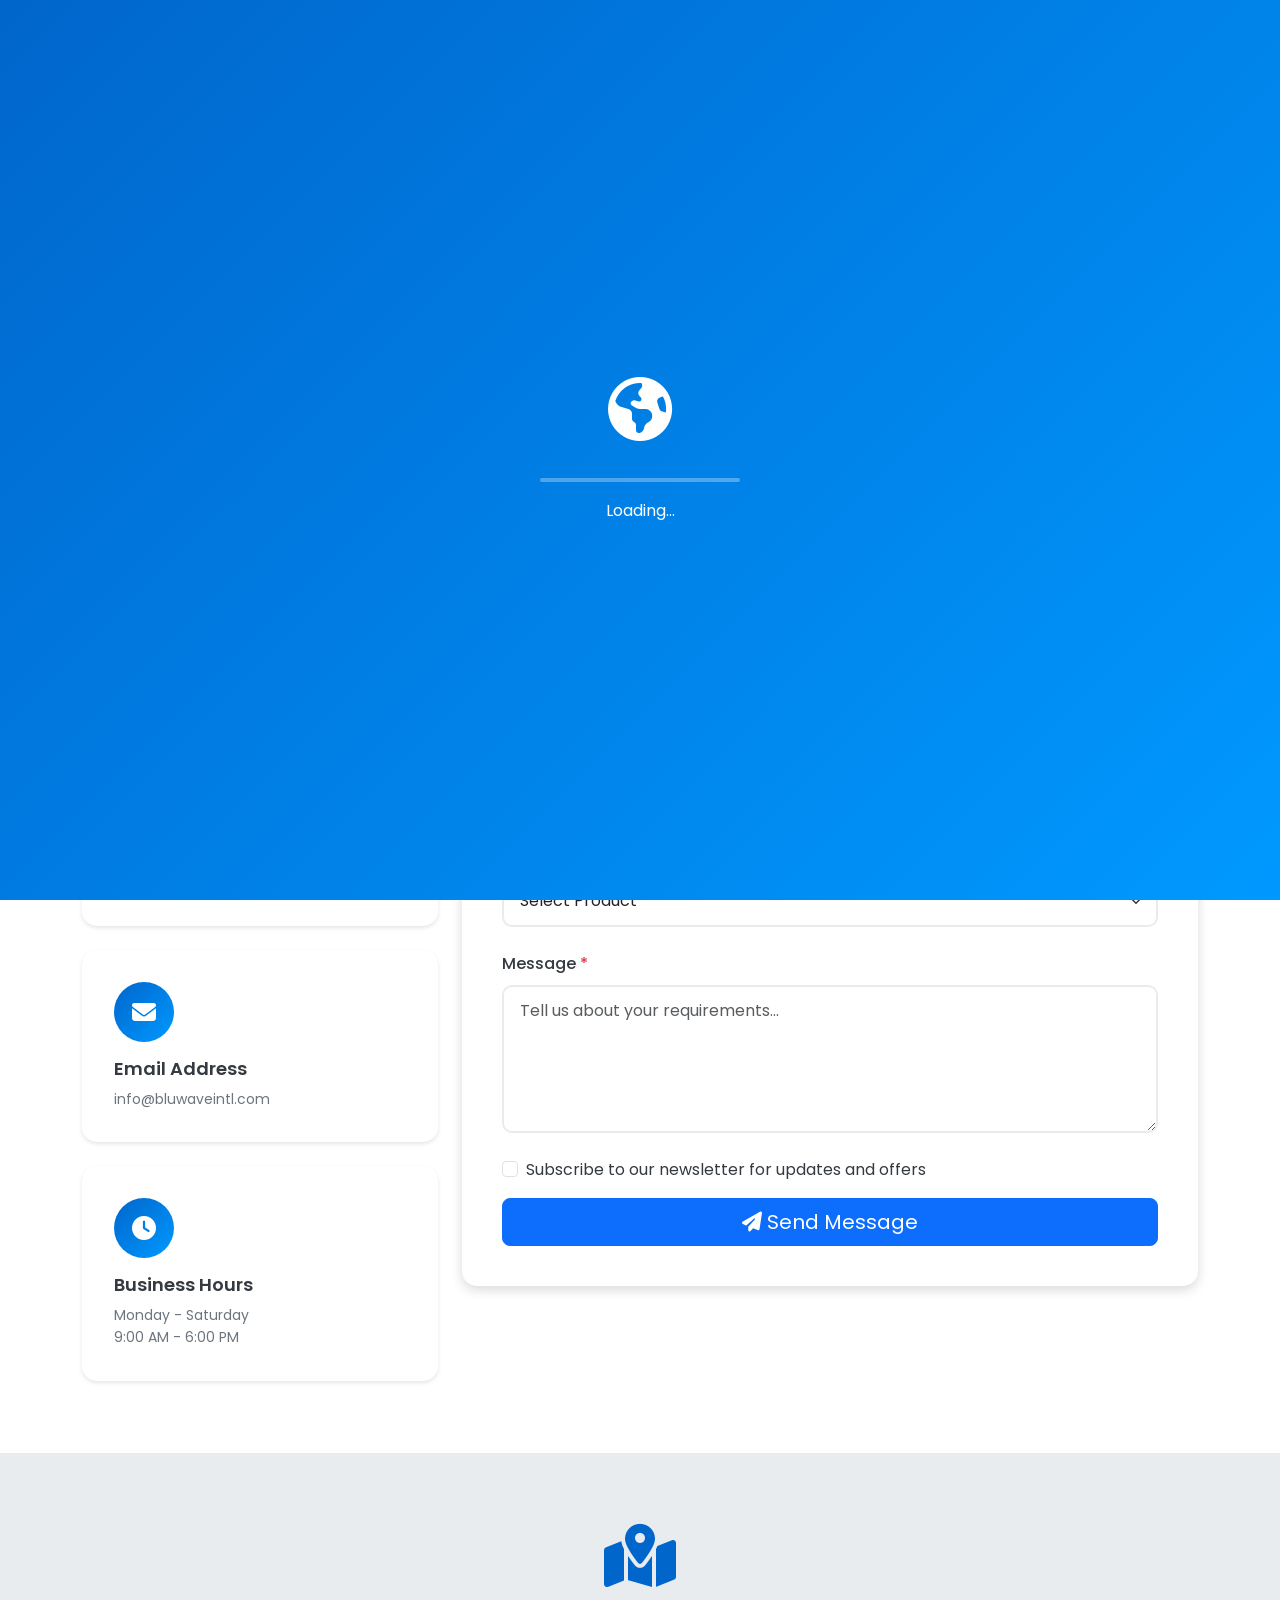
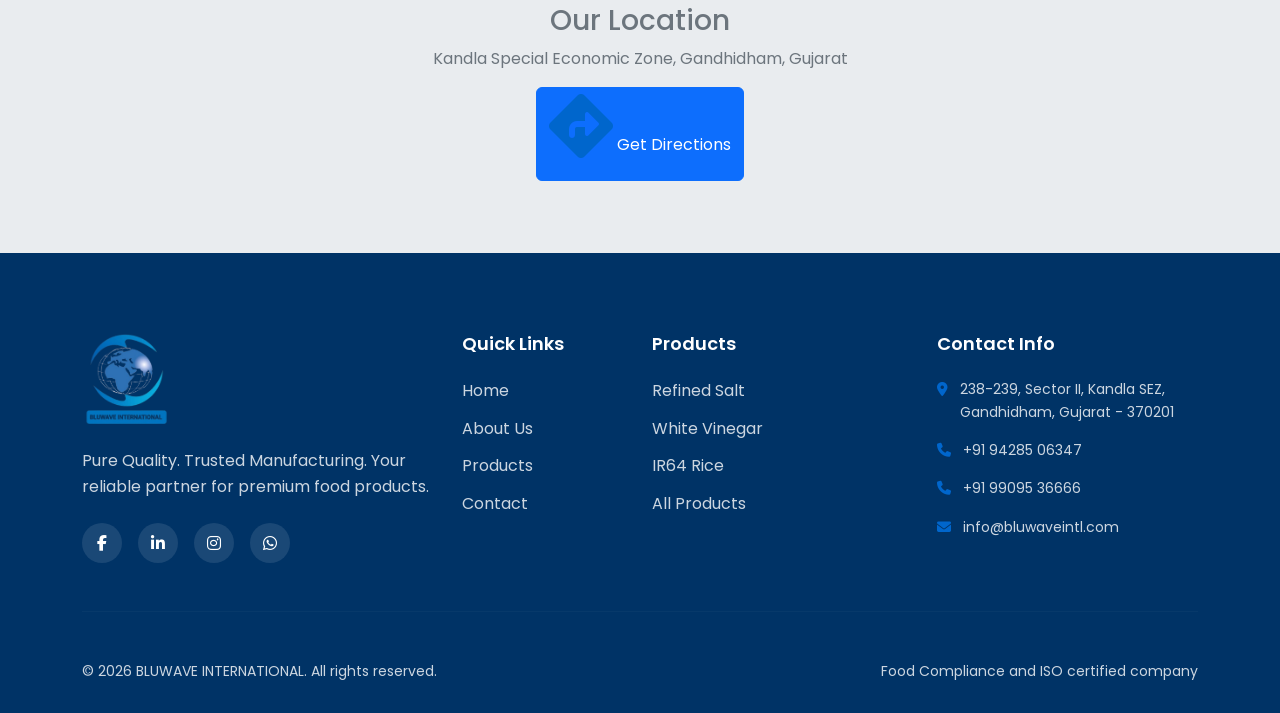
<file: contact.html>
<!DOCTYPE html>
<html lang="en" data-theme="light">
<head>
    <meta charset="UTF-8">
    <meta name="viewport" content="width=device-width, initial-scale=1.0">
    <title>Contact Us - BLUWAVE INTERNATIONAL</title>
    <link href="https://cdn.jsdelivr.net/npm/bootstrap@5.3.0/dist/css/bootstrap.min.css" rel="stylesheet">
    <link href="https://fonts.googleapis.com/css2?family=Poppins:wght@300;400;500;600;700&display=swap" rel="stylesheet">
    <link rel="stylesheet" href="https://cdnjs.cloudflare.com/ajax/libs/font-awesome/6.4.0/css/all.min.css">
    <link rel="stylesheet" href="css/style.css">
</head>
<body>
    <!-- Loader -->
    <div id="loader">
        <div class="loader-content">
            <div class="loader-logo">
                <i class="fas fa-globe-americas fa-spin"></i>
            </div>
            <div class="loader-bar"></div>
            <p>Loading...</p>
        </div>
    </div>

    <!-- Theme Toggle -->
    <button id="theme-toggle" class="theme-toggle-btn" title="Toggle Theme">
        <i class="fas fa-moon"></i>
    </button>

    <!-- Navigation -->
    <nav class="navbar navbar-expand-lg fixed-top" id="mainNav">
        <div class="container">
            <a class="navbar-brand" href="index.html">
                <div class="logo-container">
                     <img width="25%" src="images/logo.png"/>
                </div>
            </a>
            
            <button class="navbar-toggler" type="button" data-bs-toggle="collapse" data-bs-target="#navbarNav">
                <span class="navbar-toggler-icon"></span>
            </button>
            
            <div class="collapse navbar-collapse" id="navbarNav">
                <ul class="navbar-nav ms-auto">
                    <li class="nav-item">
                        <a class="nav-link" href="index.html">Home</a>
                    </li>
                    <li class="nav-item">
                        <a class="nav-link" href="about.html">About Us</a>
                    </li>
                    <li class="nav-item dropdown">
                        <a class="nav-link dropdown-toggle" href="#" role="button" data-bs-toggle="dropdown">
                            Products
                        </a>
                        <ul class="dropdown-menu">
                            <li><a class="dropdown-item" href="products.html#salt">Refined Salt</a></li>
                            <li><a class="dropdown-item" href="products.html#vinegar">White Vinegar</a></li>
                            <li><a class="dropdown-item" href="products.html#rice">IR64 Rice</a></li>
                        </ul>
                    </li>
                    <li class="nav-item">
                        <a class="nav-link active" href="contact.html">Contact Us</a>
                    </li>
                </ul>
                <div class="nav-cta">
                    <a href="contact.html" class="btn btn-primary">Get Quote</a>
                </div>
            </div>
        </div>
    </nav>

    <!-- Page Header -->
    <section class="page-header">
        <div class="container">
            <div class="row">
                <div class="col-lg-8 mx-auto text-center">
                    <h1 class="animate-on-scroll">Contact Us</h1>
                    <p class="lead animate-on-scroll delay-100">Get in touch for inquiries and orders</p>
                    <nav aria-label="breadcrumb" class="animate-on-scroll delay-200">
                        <ol class="breadcrumb justify-content-center">
                            <li class="breadcrumb-item"><a href="index.html">Home</a></li>
                            <li class="breadcrumb-item active">Contact Us</li>
                        </ol>
                    </nav>
                </div>
            </div>
        </div>
    </section>

    <!-- Contact Section -->
    <section class="contact-section py-5">
        <div class="container">
            <div class="row g-4">
                <!-- Contact Info -->
                <div class="col-lg-4 animate-on-scroll">
                    <div class="contact-info-card">
                        <div class="contact-icon">
                            <i class="fas fa-map-marker-alt"></i>
                        </div>
                        <h4>Our Address</h4>
                        <p>238-239, Sector II,<br>Kandla Special Economic Zone,<br>Gandhidham, Gujarat - 370201</p>
                    </div>
                    
                    <div class="contact-info-card">
                        <div class="contact-icon">
                            <i class="fas fa-phone-alt"></i>
                        </div>
                        <h4>Phone Numbers</h4>
                        <p>+91 94285 06347<br>+91 99095 36666</p>
                    </div>
                    
                    <div class="contact-info-card">
                        <div class="contact-icon">
                            <i class="fas fa-envelope"></i>
                        </div>
                        <h4>Email Address</h4>
                        <p>info@bluwaveintl.com</p>
                    </div>
                    
                    <div class="contact-info-card">
                        <div class="contact-icon">
                            <i class="fas fa-clock"></i>
                        </div>
                        <h4>Business Hours</h4>
                        <p>Monday - Saturday<br>9:00 AM - 6:00 PM</p>
                    </div>
                </div>
                
                <!-- Contact Form -->
                <div class="col-lg-8 animate-on-scroll delay-200">
                    <div class="contact-form-wrapper">
                        <h3>Send Us a Message</h3>
                        <p>Fill out the form below and we'll get back to you as soon as possible.</p>
                        
                        <form id="contactForm" class="contact-form">
                            <div class="row">
                                <div class="col-md-6 mb-3">
                                    <div class="form-group">
                                        <label for="name">Full Name <span class="required">*</span></label>
                                        <input type="text" class="form-control" id="name" name="name" required>
                                    </div>
                                </div>
                                <div class="col-md-6 mb-3">
                                    <div class="form-group">
                                        <label for="email">Email Address <span class="required">*</span></label>
                                        <input type="email" class="form-control" id="email" name="email" required>
                                    </div>
                                </div>
                            </div>
                            
                            <div class="row">
                                <div class="col-md-6 mb-3">
                                    <div class="form-group">
                                        <label for="phone">Phone Number</label>
                                        <input type="tel" class="form-control" id="phone" name="phone">
                                    </div>
                                </div>
                                <div class="col-md-6 mb-3">
                                    <div class="form-group">
                                        <label for="subject">Subject <span class="required">*</span></label>
                                        <select class="form-select" id="subject" name="subject" required>
                                            <option value="">Select Subject</option>
                                            <option value="product-inquiry">Product Inquiry</option>
                                            <option value="bulk-order">Bulk Order</option>
                                            <option value="export">Export Inquiry</option>
                                            <option value="general">General Question</option>
                                            <option value="other">Other</option>
                                        </select>
                                    </div>
                                </div>
                            </div>
                            
                            <div class="mb-3">
                                <div class="form-group">
                                    <label for="product">Interested Product</label>
                                    <select class="form-select" id="product" name="product">
                                        <option value="">Select Product</option>
                                        <option value="refined-salt">Refined Iodized Salt</option>
                                        <option value="white-vinegar">Synthetic White Vinegar</option>
                                        <option value="ir64-rice">IR64 Parboiled Rice</option>
                                        <option value="multiple">Multiple Products</option>
                                    </select>
                                </div>
                            </div>
                            
                            <div class="mb-3">
                                <div class="form-group">
                                    <label for="message">Message <span class="required">*</span></label>
                                    <textarea class="form-control" id="message" name="message" rows="5" required placeholder="Tell us about your requirements..."></textarea>
                                </div>
                            </div>
                            
                            <div class="form-check mb-3">
                                <input class="form-check-input" type="checkbox" id="newsletter" name="newsletter">
                                <label class="form-check-label" for="newsletter">
                                    Subscribe to our newsletter for updates and offers
                                </label>
                            </div>
                            
                            <button type="submit" class="btn btn-primary btn-lg w-100">
                                <i class="fas fa-paper-plane"></i> Send Message
                            </button>
                        </form>
                    </div>
                </div>
            </div>
        </div>
    </section>

    <!-- Map Section -->
    <section class="map-section">
        <div class="container-fluid p-0">
            <div class="map-wrapper">
                <div class="map-placeholder">
                    <i class="fas fa-map-marked-alt"></i>
                    <h3>Our Location</h3>
                    <p>Kandla Special Economic Zone, Gandhidham, Gujarat</p>
                    <a href="https://maps.google.com" target="_blank" class="btn btn-primary">
                        <i class="fas fa-directions"></i> Get Directions
                    </a>
                </div>
            </div>
        </div>
    </section>

    <!-- Footer (Same as other pages) -->
    <footer class="footer">
        <div class="container">
            <div class="row g-4">
                <div class="col-lg-4 col-md-6">
                    <div class="footer-brand">
                        <div class="logo-container">
                           <img width="25%" src="images/logo.png"/>
                        </div>
                        <p>Pure Quality. Trusted Manufacturing. Your reliable partner for premium food products.</p>
                        <div class="social-links">
                            <a href="#"><i class="fab fa-facebook-f"></i></a>
                            <a href="#"><i class="fab fa-linkedin-in"></i></a>
                            <a href="#"><i class="fab fa-instagram"></i></a>
                            <a href="#"><i class="fab fa-whatsapp"></i></a>
                        </div>
                    </div>
                </div>
                
                <div class="col-lg-2 col-md-6">
                    <h5>Quick Links</h5>
                    <ul class="footer-links">
                        <li><a href="index.html">Home</a></li>
                        <li><a href="about.html">About Us</a></li>
                        <li><a href="products.html">Products</a></li>
                        <li><a href="contact.html">Contact</a></li>
                    </ul>
                </div>
                
                <div class="col-lg-3 col-md-6">
                    <h5>Products</h5>
                    <ul class="footer-links">
                        <li><a href="products.html#salt">Refined Salt</a></li>
                        <li><a href="products.html#vinegar">White Vinegar</a></li>
                        <li><a href="products.html#rice">IR64 Rice</a></li>
                        <li><a href="products.html">All Products</a></li>
                    </ul>
                </div>
                
                <div class="col-lg-3 col-md-6">
                    <h5>Contact Info</h5>
                    <ul class="footer-contact">
                        <li><i class="fas fa-map-marker-alt"></i> 238-239, Sector II, Kandla SEZ, Gandhidham, Gujarat - 370201</li>
                        <li><i class="fas fa-phone"></i> +91 94285 06347</li>
                        <li><i class="fas fa-phone"></i> +91 99095 36666</li>
                        <li><i class="fas fa-envelope"></i> info@bluwaveintl.com</li>
                    </ul>
                </div>
            </div>
            
            <hr class="footer-divider">
            
            <div class="row">
                <div class="col-md-6">
                    <p class="copyright">&copy; 2026 BLUWAVE INTERNATIONAL. All rights reserved.</p>
                </div>
                <div class="col-md-6 text-md-end">
                    <p class="footer-bottom">Food Compliance and ISO certified company</p>
                </div>
            </div>
        </div>
    </footer>

    <button id="goToTop" class="go-to-top">
        <i class="fas fa-arrow-up"></i>
    </button>

    <script src="https://cdn.jsdelivr.net/npm/bootstrap@5.3.0/dist/js/bootstrap.bundle.min.js"></script>
    <script src="js/main.js"></script>
</body>
</html>
</file>
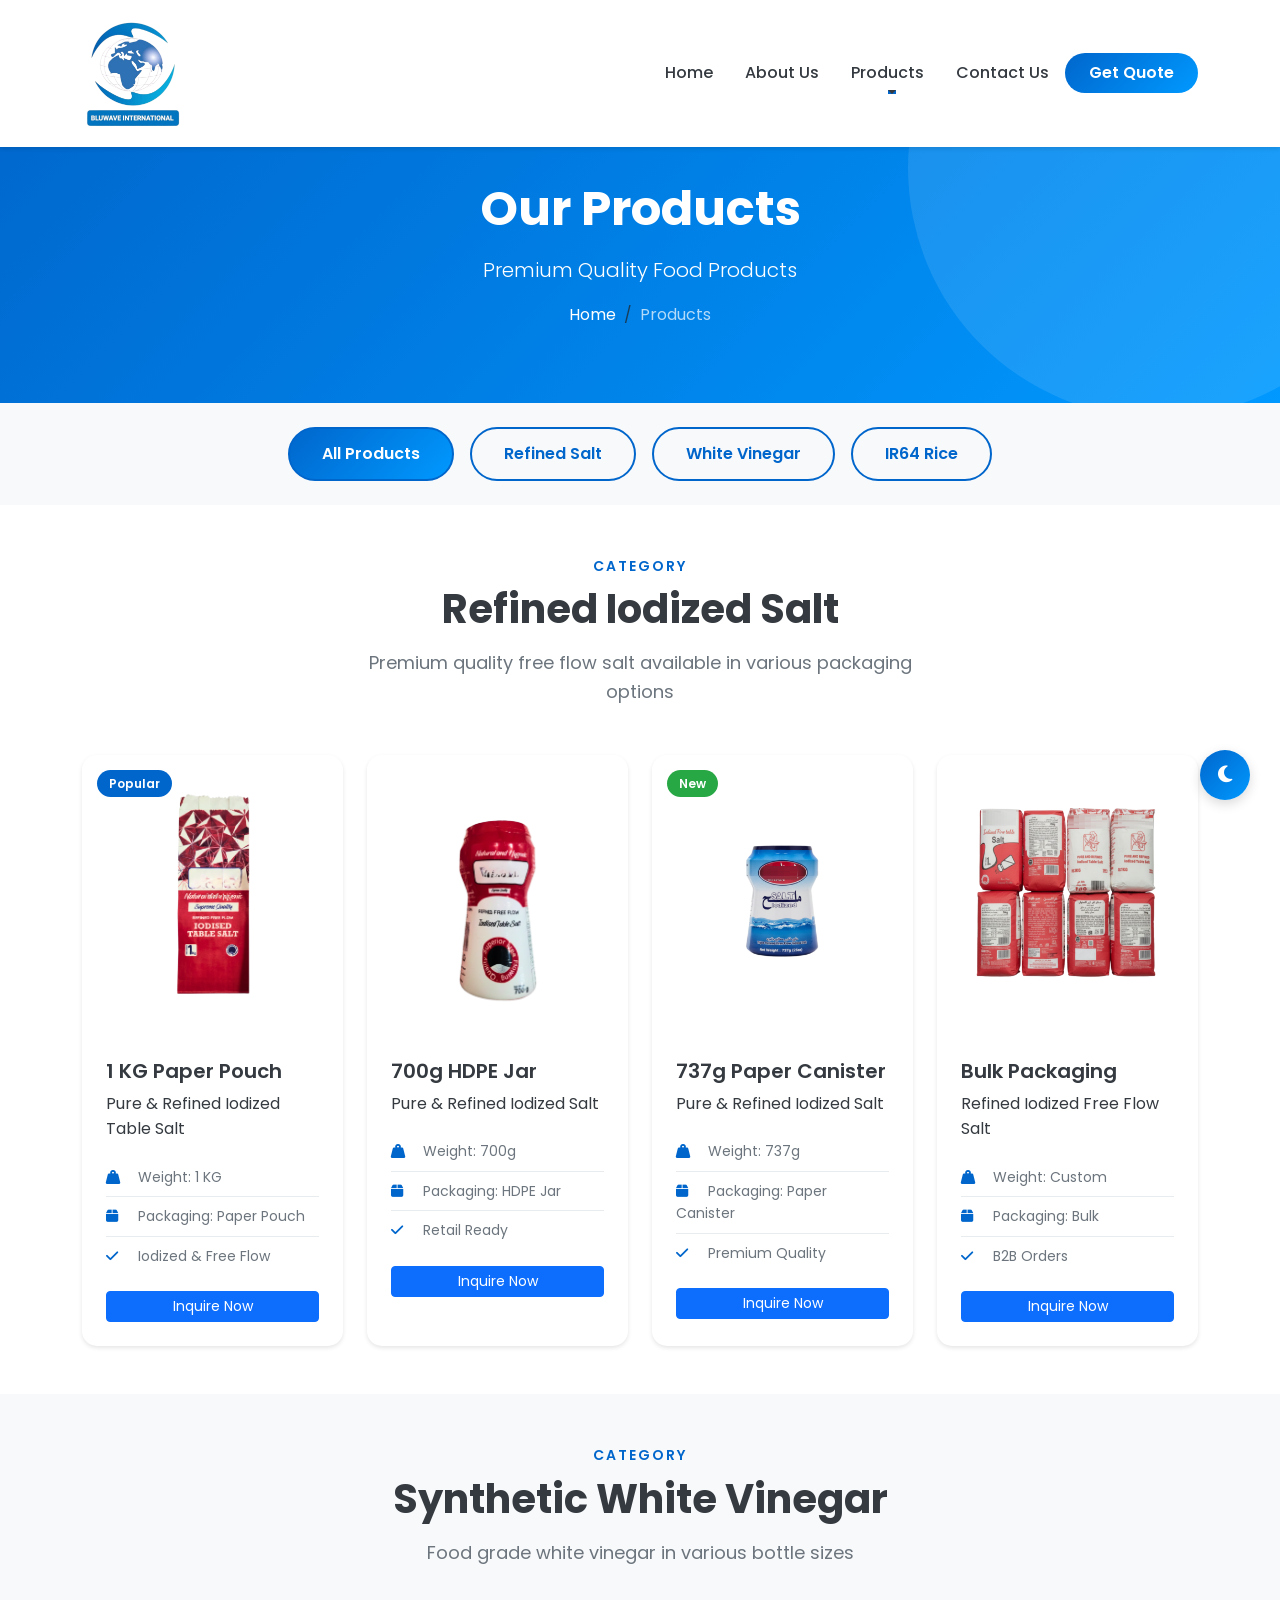
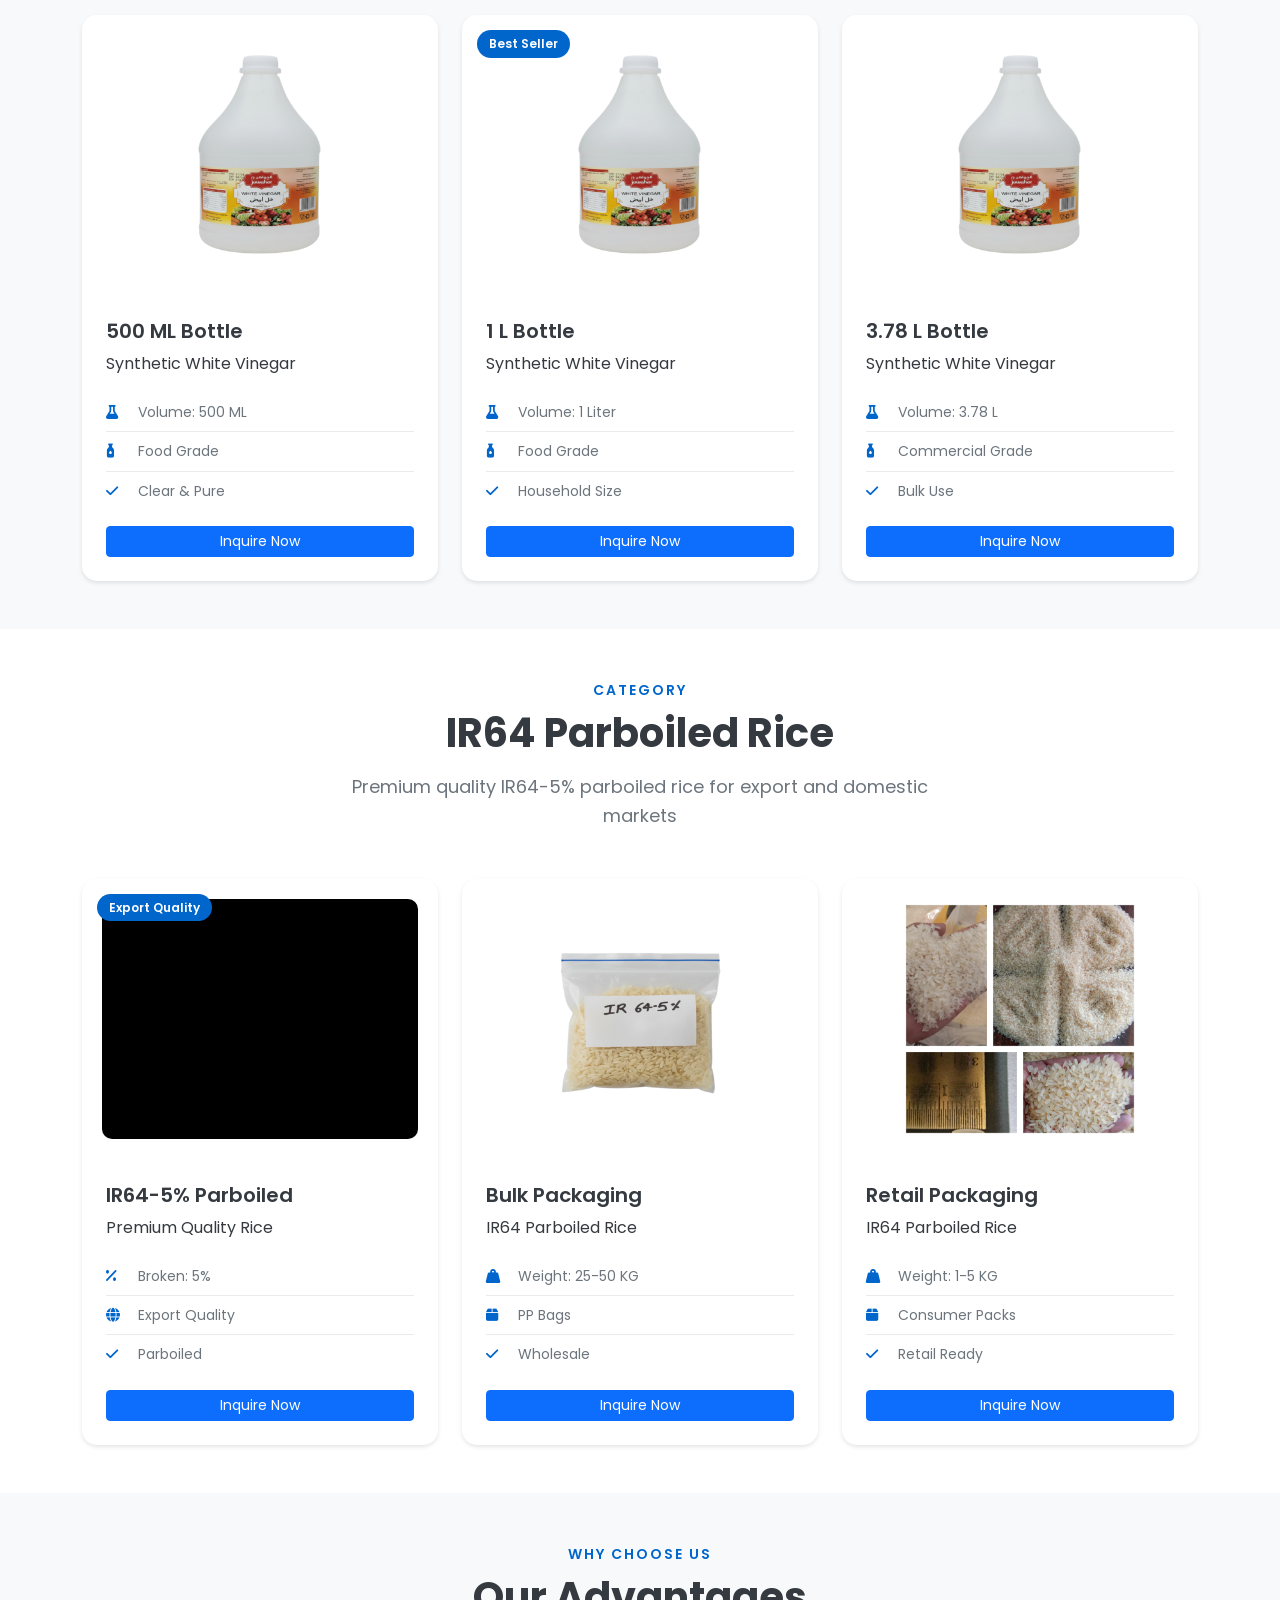
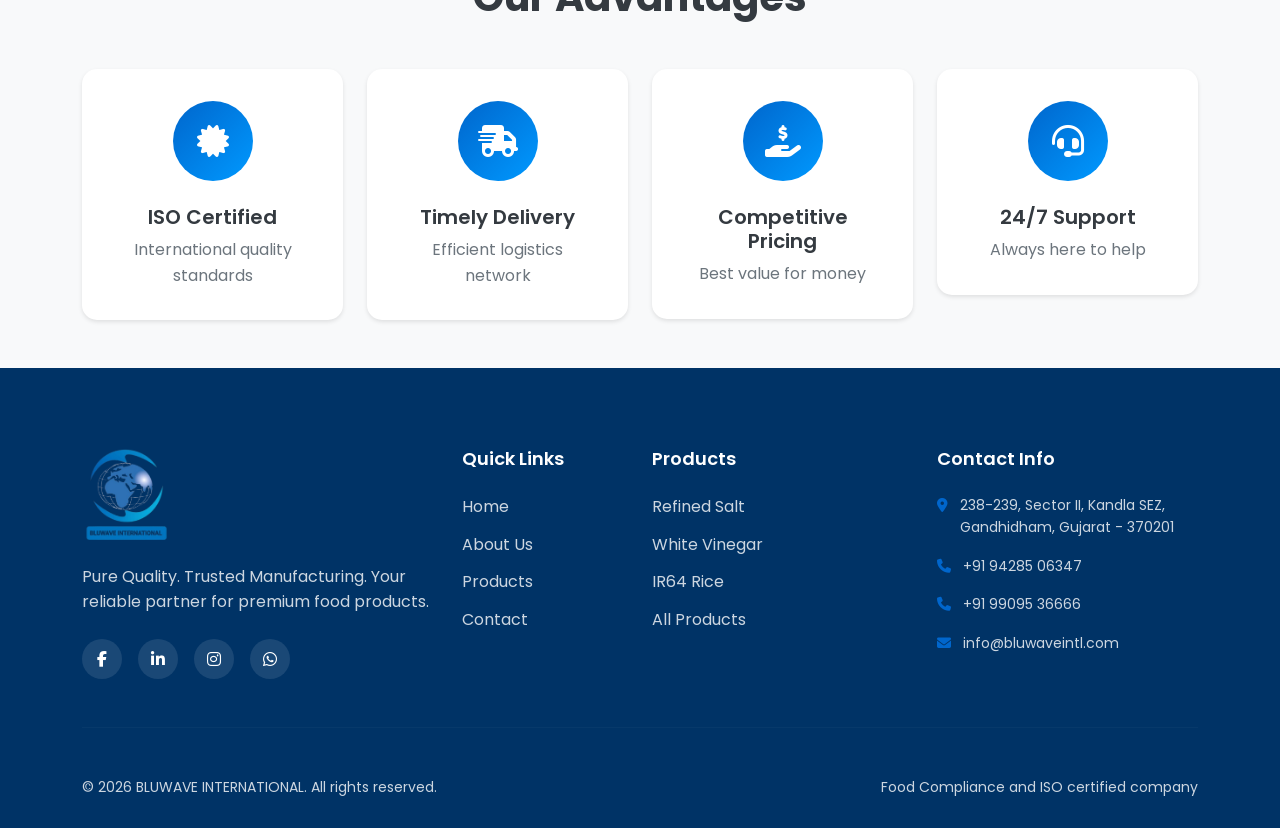
<file: products.html>
<!doctype html>
<html lang="en" data-theme="light">
  <head>
    <meta charset="UTF-8" />
    <meta name="viewport" content="width=device-width, initial-scale=1.0" />
    <title>Our Products - BLUWAVE INTERNATIONAL</title>
    <link
      href="https://cdn.jsdelivr.net/npm/bootstrap@5.3.0/dist/css/bootstrap.min.css"
      rel="stylesheet"
    />
    <link
      href="https://fonts.googleapis.com/css2?family=Poppins:wght@300;400;500;600;700&display=swap"
      rel="stylesheet"
    />
    <link
      rel="stylesheet"
      href="https://cdnjs.cloudflare.com/ajax/libs/font-awesome/6.4.0/css/all.min.css"
    />
    <link rel="stylesheet" href="css/style.css" />
  </head>
  <body>
    <!-- Loader -->
    <div id="loader">
      <div class="loader-content">
        <div class="loader-logo">
          <i class="fas fa-globe-americas fa-spin"></i>
        </div>
        <div class="loader-bar"></div>
        <p>Loading...</p>
      </div>
    </div>

    <!-- Theme Toggle -->
    <button id="theme-toggle" class="theme-toggle-btn" title="Toggle Theme">
      <i class="fas fa-moon"></i>
    </button>

    <!-- Navigation -->
    <nav class="navbar navbar-expand-lg fixed-top" id="mainNav">
      <div class="container">
        <a class="navbar-brand" href="index.html">
          <div class="logo-container">
            <img width="25%" src="images/logo.png" />
          </div>
        </a>

        <button
          class="navbar-toggler"
          type="button"
          data-bs-toggle="collapse"
          data-bs-target="#navbarNav"
        >
          <span class="navbar-toggler-icon"></span>
        </button>

        <div class="collapse navbar-collapse" id="navbarNav">
          <ul class="navbar-nav ms-auto">
            <li class="nav-item">
              <a class="nav-link" href="index.html">Home</a>
            </li>
            <li class="nav-item">
              <a class="nav-link" href="about.html">About Us</a>
            </li>
            <li class="nav-item dropdown">
              <a
                class="nav-link dropdown-toggle active"
                href="#"
                role="button"
                data-bs-toggle="dropdown"
              >
                Products
              </a>
              <ul class="dropdown-menu">
                <li><a class="dropdown-item" href="#salt">Refined Salt</a></li>
                <li>
                  <a class="dropdown-item" href="#vinegar">White Vinegar</a>
                </li>
                <li><a class="dropdown-item" href="#rice">IR64 Rice</a></li>
              </ul>
            </li>
            <li class="nav-item">
              <a class="nav-link" href="contact.html">Contact Us</a>
            </li>
          </ul>
          <div class="nav-cta">
            <a href="contact.html" class="btn btn-primary">Get Quote</a>
          </div>
        </div>
      </div>
    </nav>

    <!-- Page Header -->
    <section class="page-header">
      <div class="container">
        <div class="row">
          <div class="col-lg-8 mx-auto text-center">
            <h1 class="animate-on-scroll">Our Products</h1>
            <p class="lead animate-on-scroll delay-100">
              Premium Quality Food Products
            </p>
            <nav aria-label="breadcrumb" class="animate-on-scroll delay-200">
              <ol class="breadcrumb justify-content-center">
                <li class="breadcrumb-item"><a href="index.html">Home</a></li>
                <li class="breadcrumb-item active">Products</li>
              </ol>
            </nav>
          </div>
        </div>
      </div>
    </section>

    <!-- Products Filter -->
    <section class="products-filter py-4 bg-light">
      <div class="container">
        <div class="row">
          <div class="col-12">
            <div class="filter-tabs text-center">
              <button class="filter-btn active" data-filter="all">
                All Products
              </button>
              <button class="filter-btn" data-filter="salt">
                Refined Salt
              </button>
              <button class="filter-btn" data-filter="vinegar">
                White Vinegar
              </button>
              <button class="filter-btn" data-filter="rice">IR64 Rice</button>
            </div>
          </div>
        </div>
      </div>
    </section>

    <!-- Salt Products Section -->
    <section id="salt" class="product-category py-5">
      <div class="container">
        <div class="section-header text-center mb-5 animate-on-scroll">
          <span class="section-subtitle">Category</span>
          <h2 class="section-title">Refined Iodized Salt</h2>
          <p class="section-desc">
            Premium quality free flow salt available in various packaging
            options
          </p>
        </div>

        <div class="row g-4">
          <!-- 1KG Paper Pouch -->
          <div class="col-lg-3 col-md-6 animate-on-scroll">
            <div class="product-detail-card">
              <div class="product-image">
                <img
                  src="images/salt-1kg-pouch.png"
                  alt="1 KG Paper Pouch"
                  class="product-detail-img"
                />
                <span class="product-tag">Popular</span>
              </div>

              <div class="product-info">
                <h4>1 KG Paper Pouch</h4>
                <p>Pure & Refined Iodized Table Salt</p>

                <ul class="product-specs">
                  <li><i class="fas fa-weight-hanging"></i> Weight: 1 KG</li>
                  <li><i class="fas fa-box"></i> Packaging: Paper Pouch</li>
                  <li><i class="fas fa-check"></i> Iodized & Free Flow</li>
                </ul>

                <a href="contact.html" class="btn btn-primary btn-sm w-100">
                  Inquire Now
                </a>
              </div>
            </div>
          </div>

          <!-- 700g HDPE Jar -->
          <div class="col-lg-3 col-md-6 animate-on-scroll delay-100">
            <div class="product-detail-card">
              <div class="product-image">
                <img
                  src="images/salt-700g-jar.png"
                  alt="700g HDPE Jar"
                  class="product-detail-img"
                />
              </div>

              <div class="product-info">
                <h4>700g HDPE Jar</h4>
                <p>Pure & Refined Iodized Salt</p>

                <ul class="product-specs">
                  <li><i class="fas fa-weight-hanging"></i> Weight: 700g</li>
                  <li><i class="fas fa-box"></i> Packaging: HDPE Jar</li>
                  <li><i class="fas fa-check"></i> Retail Ready</li>
                </ul>

                <a href="contact.html" class="btn btn-primary btn-sm w-100">
                  Inquire Now
                </a>
              </div>
            </div>
          </div>

          <!-- 737g Paper Canister -->
          <div class="col-lg-3 col-md-6 animate-on-scroll delay-200">
            <div class="product-detail-card">
              <div class="product-image">
                <img
                  src="images/salt-737g-jar.png"
                  alt="737g Paper Canister"
                  class="product-detail-img"
                />
                <span class="product-tag new">New</span>
              </div>

              <div class="product-info">
                <h4>737g Paper Canister</h4>
                <p>Pure & Refined Iodized Salt</p>

                <ul class="product-specs">
                  <li><i class="fas fa-weight-hanging"></i> Weight: 737g</li>
                  <li><i class="fas fa-box"></i> Packaging: Paper Canister</li>
                  <li><i class="fas fa-check"></i> Premium Quality</li>
                </ul>

                <a href="contact.html" class="btn btn-primary btn-sm w-100">
                  Inquire Now
                </a>
              </div>
            </div>
          </div>

          <!-- Bulk Salt -->
          <div class="col-lg-3 col-md-6 animate-on-scroll delay-300">
            <div class="product-detail-card">
              <div class="product-image">
                <img
                  src="images/product-salt.png"
                  alt="Bulk Salt Packaging"
                  class="product-detail-img"
                />
              </div>

              <div class="product-info">
                <h4>Bulk Packaging</h4>
                <p>Refined Iodized Free Flow Salt</p>

                <ul class="product-specs">
                  <li><i class="fas fa-weight-hanging"></i> Weight: Custom</li>
                  <li><i class="fas fa-box"></i> Packaging: Bulk</li>
                  <li><i class="fas fa-check"></i> B2B Orders</li>
                </ul>

                <a href="contact.html" class="btn btn-primary btn-sm w-100">
                  Inquire Now
                </a>
              </div>
            </div>
          </div>
        </div>
      </div>
    </section>

    <!-- Vinegar Products Section -->
    <section id="vinegar" class="product-category py-5 bg-light">
      <div class="container">
        <div class="section-header text-center mb-5 animate-on-scroll">
          <span class="section-subtitle">Category</span>
          <h2 class="section-title">Synthetic White Vinegar</h2>
          <p class="section-desc">
            Food grade white vinegar in various bottle sizes
          </p>
        </div>

        <div class="row g-4">
          <div class="col-lg-4 col-md-6 animate-on-scroll">
            <div class="product-detail-card">
              <div class="product-image">
                <img
                  src="images/product-vinegar.png"
                  class="product-detail-img"
                  alt="White Vinegar"
                />
              </div>
              <div class="product-info">
                <h4>500 ML Bottle</h4>
                <p>Synthetic White Vinegar</p>
                <ul class="product-specs">
                  <li><i class="fas fa-flask"></i> Volume: 500 ML</li>
                  <li><i class="fas fa-bottle-droplet"></i> Food Grade</li>
                  <li><i class="fas fa-check"></i> Clear & Pure</li>
                </ul>
                <a href="contact.html" class="btn btn-primary btn-sm w-100"
                  >Inquire Now</a
                >
              </div>
            </div>
          </div>

          <div class="col-lg-4 col-md-6 animate-on-scroll delay-100">
            <div class="product-detail-card">
              <div class="product-image">
                <img
                  src="images/product-vinegar.png"
                  class="product-detail-img"
                  alt="White Vinegar"
                />
                <span class="product-tag">Best Seller</span>
              </div>
              <div class="product-info">
                <h4>1 L Bottle</h4>
                <p>Synthetic White Vinegar</p>
                <ul class="product-specs">
                  <li><i class="fas fa-flask"></i> Volume: 1 Liter</li>
                  <li><i class="fas fa-bottle-droplet"></i> Food Grade</li>
                  <li><i class="fas fa-check"></i> Household Size</li>
                </ul>
                <a href="contact.html" class="btn btn-primary btn-sm w-100"
                  >Inquire Now</a
                >
              </div>
            </div>
          </div>

          <div class="col-lg-4 col-md-6 animate-on-scroll delay-200">
            <div class="product-detail-card">
              <div class="product-image">
                <img
                  src="images/product-vinegar.png"
                  class="product-detail-img"
                  alt="White Vinegar"
                />
              </div>
              <div class="product-info">
                <h4>3.78 L Bottle</h4>
                <p>Synthetic White Vinegar</p>
                <ul class="product-specs">
                  <li><i class="fas fa-flask"></i> Volume: 3.78 L</li>
                  <li>
                    <i class="fas fa-bottle-droplet"></i> Commercial Grade
                  </li>
                  <li><i class="fas fa-check"></i> Bulk Use</li>
                </ul>
                <a href="contact.html" class="btn btn-primary btn-sm w-100"
                  >Inquire Now</a
                >
              </div>
            </div>
          </div>
        </div>
      </div>
    </section>

    <!-- Rice Products Section -->
    <section id="rice" class="product-category py-5">
      <div class="container">
        <div class="section-header text-center mb-5 animate-on-scroll">
          <span class="section-subtitle">Category</span>
          <h2 class="section-title">IR64 Parboiled Rice</h2>
          <p class="section-desc">
            Premium quality IR64-5% parboiled rice for export and domestic
            markets
          </p>
        </div>

        <div class="row g-4">
          <div class="col-lg-4 col-md-6 animate-on-scroll">
            <div class="product-detail-card">
              <div class="product-image">
                <div class="product-video-container">
                  <video class="product-video" autoplay muted loop playsinline>
                    <source src="images/ir64-rice.mp4" type="video/mp4" />
                  </video>
                </div>
                <span class="product-tag">Export Quality</span>
              </div>
              <div class="product-info">
                <h4>IR64-5% Parboiled</h4>
                <p>Premium Quality Rice</p>
                <ul class="product-specs">
                  <li><i class="fas fa-percentage"></i> Broken: 5%</li>
                  <li><i class="fas fa-globe"></i> Export Quality</li>
                  <li><i class="fas fa-check"></i> Parboiled</li>
                </ul>
                <a href="contact.html" class="btn btn-primary btn-sm w-100"
                  >Inquire Now</a
                >
              </div>
            </div>
          </div>

          <div class="col-lg-4 col-md-6 animate-on-scroll delay-100">
            <div class="product-detail-card">
              <div class="product-image">
                <img
                  src="images/product-rice.png"
                  class="product-detail-img"
                  alt="IR64 Rice"
                />
              </div>
              <div class="product-info">
                <h4>Bulk Packaging</h4>
                <p>IR64 Parboiled Rice</p>
                <ul class="product-specs">
                  <li>
                    <i class="fas fa-weight-hanging"></i> Weight: 25-50 KG
                  </li>
                  <li><i class="fas fa-box"></i> PP Bags</li>
                  <li><i class="fas fa-check"></i> Wholesale</li>
                </ul>
                <a href="contact.html" class="btn btn-primary btn-sm w-100"
                  >Inquire Now</a
                >
              </div>
            </div>
          </div>

          <div class="col-lg-4 col-md-6 animate-on-scroll delay-200">
            <div class="product-detail-card">
              <div class="product-image">
                <img
                  src="images/rice.jpg"
                  class="product-detail-img"
                  alt="IR64 Rice"
                />
              </div>
              <div class="product-info">
                <h4>Retail Packaging</h4>
                <p>IR64 Parboiled Rice</p>
                <ul class="product-specs">
                  <li><i class="fas fa-weight-hanging"></i> Weight: 1-5 KG</li>
                  <li><i class="fas fa-box"></i> Consumer Packs</li>
                  <li><i class="fas fa-check"></i> Retail Ready</li>
                </ul>
                <a href="contact.html" class="btn btn-primary btn-sm w-100"
                  >Inquire Now</a
                >
              </div>
            </div>
          </div>
        </div>
      </div>
    </section>

    <!-- Why Choose Us -->
    <section class="why-choose py-5 bg-light">
      <div class="container">
        <div class="section-header text-center mb-5 animate-on-scroll">
          <span class="section-subtitle">Why Choose Us</span>
          <h2 class="section-title">Our Advantages</h2>
        </div>

        <div class="row g-4">
          <div class="col-lg-3 col-md-6 animate-on-scroll">
            <div class="advantage-card text-center">
              <div class="advantage-icon">
                <i class="fas fa-certificate"></i>
              </div>
              <h4>ISO Certified</h4>
              <p>International quality standards</p>
            </div>
          </div>
          <div class="col-lg-3 col-md-6 animate-on-scroll delay-100">
            <div class="advantage-card text-center">
              <div class="advantage-icon">
                <i class="fas fa-shipping-fast"></i>
              </div>
              <h4>Timely Delivery</h4>
              <p>Efficient logistics network</p>
            </div>
          </div>
          <div class="col-lg-3 col-md-6 animate-on-scroll delay-200">
            <div class="advantage-card text-center">
              <div class="advantage-icon">
                <i class="fas fa-hand-holding-usd"></i>
              </div>
              <h4>Competitive Pricing</h4>
              <p>Best value for money</p>
            </div>
          </div>
          <div class="col-lg-3 col-md-6 animate-on-scroll delay-300">
            <div class="advantage-card text-center">
              <div class="advantage-icon">
                <i class="fas fa-headset"></i>
              </div>
              <h4>24/7 Support</h4>
              <p>Always here to help</p>
            </div>
          </div>
        </div>
      </div>
    </section>

    <!-- Footer (Same as other pages) -->
    <footer class="footer">
      <div class="container">
        <div class="row g-4">
          <div class="col-lg-4 col-md-6">
            <div class="footer-brand">
              <div class="logo-container">
                <img width="25%" src="images/logo.png" />
              </div>
              <p>
                Pure Quality. Trusted Manufacturing. Your reliable partner for
                premium food products.
              </p>
              <div class="social-links">
                <a href="#"><i class="fab fa-facebook-f"></i></a>
                <a href="#"><i class="fab fa-linkedin-in"></i></a>
                <a href="#"><i class="fab fa-instagram"></i></a>
                <a href="#"><i class="fab fa-whatsapp"></i></a>
              </div>
            </div>
          </div>

          <div class="col-lg-2 col-md-6">
            <h5>Quick Links</h5>
            <ul class="footer-links">
              <li><a href="index.html">Home</a></li>
              <li><a href="about.html">About Us</a></li>
              <li><a href="products.html">Products</a></li>
              <li><a href="contact.html">Contact</a></li>
            </ul>
          </div>

          <div class="col-lg-3 col-md-6">
            <h5>Products</h5>
            <ul class="footer-links">
              <li><a href="#salt">Refined Salt</a></li>
              <li><a href="#vinegar">White Vinegar</a></li>
              <li><a href="#rice">IR64 Rice</a></li>
              <li><a href="products.html">All Products</a></li>
            </ul>
          </div>

          <div class="col-lg-3 col-md-6">
            <h5>Contact Info</h5>
            <ul class="footer-contact">
              <li>
                <i class="fas fa-map-marker-alt"></i> 238-239, Sector II, Kandla
                SEZ, Gandhidham, Gujarat - 370201
              </li>
              <li><i class="fas fa-phone"></i> +91 94285 06347</li>
              <li><i class="fas fa-phone"></i> +91 99095 36666</li>
              <li><i class="fas fa-envelope"></i> info@bluwaveintl.com</li>
            </ul>
          </div>
        </div>

        <hr class="footer-divider" />

        <div class="row">
          <div class="col-md-6">
            <p class="copyright">
              &copy; 2026 BLUWAVE INTERNATIONAL. All rights reserved.
            </p>
          </div>
          <div class="col-md-6 text-md-end">
            <p class="footer-bottom">
              Food Compliance and ISO certified company
            </p>
          </div>
        </div>
      </div>
    </footer>

    <button id="goToTop" class="go-to-top">
      <i class="fas fa-arrow-up"></i>
    </button>

    <script src="https://cdn.jsdelivr.net/npm/bootstrap@5.3.0/dist/js/bootstrap.bundle.min.js"></script>
    <script src="js/main.js"></script>
  </body>
</html>
</file>
<file: css/style.css>
/* ========================================
   BLUWAVE INTERNATIONAL - Main Stylesheet
   ======================================== */

/* CSS Variables for Theme */
:root {
    --primary-blue: #0066CC;
    --light-blue: #E6F2FF;
    --dark-blue: #003366;
    --white: #FFFFFF;
    --gray-100: #F8F9FA;
    --gray-200: #E9ECEF;
    --gray-600: #6C757D;
    --gray-800: #343A40;
    --success: #28A745;
    --gradient-primary: linear-gradient(135deg, #0066CC 0%, #0099FF 100%);
    --gradient-light: linear-gradient(135deg, #E6F2FF 0%, #FFFFFF 100%);
    --shadow-sm: 0 2px 4px rgba(0, 0, 0, 0.1);
    --shadow-md: 0 4px 12px rgba(0, 0, 0, 0.15);
    --shadow-lg: 0 8px 24px rgba(0, 0, 0, 0.2);
    --transition: all 0.3s ease;
}

/* Dark Theme Variables */
[data-theme="dark"] {
    --primary-blue: #4DA6FF;
    --light-blue: #1a3a52;
    --dark-blue: #001a33;
    --white: #1a1a1a;
    --gray-100: #2d2d2d;
    --gray-200: #3d3d3d;
    --gray-600: #b0b0b0;
    --gray-800: #e0e0e0;
    --shadow-sm: 0 2px 4px rgba(0, 0, 0, 0.3);
    --shadow-md: 0 4px 12px rgba(0, 0, 0, 0.4);
    --shadow-lg: 0 8px 24px rgba(0, 0, 0, 0.5);
}

/* Base Styles */
* {
    margin: 0;
    padding: 0;
    box-sizing: border-box;
}

html {
    scroll-behavior: smooth;
}

body {
    font-family: 'Poppins', sans-serif;
    background-color: var(--white);
    color: var(--gray-800);
    line-height: 1.6;
    overflow-x: hidden;
    transition: var(--transition);
}

/* Loader */
#loader {
    position: fixed;
    top: 0;
    left: 0;
    width: 100%;
    height: 100%;
    background: var(--gradient-primary);
    display: flex;
    justify-content: center;
    align-items: center;
    z-index: 9999;
    transition: opacity 0.5s ease;
}

#loader.fade-out {
    opacity: 0;
    pointer-events: none;
}

.loader-content {
    text-align: center;
    color: var(--white);
}

.loader-logo {
    font-size: 4rem;
    margin-bottom: 1rem;
    animation: pulse 1.5s ease-in-out infinite;
}

.loader-bar {
    width: 200px;
    height: 4px;
    background: rgba(255, 255, 255, 0.3);
    border-radius: 2px;
    margin: 0 auto 1rem;
    overflow: hidden;
    position: relative;
}

.loader-bar::after {
    content: '';
    position: absolute;
    top: 0;
    left: -100%;
    width: 100%;
    height: 100%;
    background: var(--white);
    animation: loading 1.5s ease-in-out infinite;
}

@keyframes loading {
    0% {
        left: -100%;
    }

    100% {
        left: 100%;
    }
}

@keyframes pulse {

    0%,
    100% {
        transform: scale(1);
        opacity: 1;
    }

    50% {
        transform: scale(1.1);
        opacity: 0.8;
    }
}

/* Theme Toggle Button */
.theme-toggle-btn {
    position: fixed;
    bottom: 100px;
    right: 30px;
    width: 50px;
    height: 50px;
    border-radius: 50%;
    background: var(--gradient-primary);
    border: none;
    color: var(--white);
    font-size: 1.2rem;
    cursor: pointer;
    box-shadow: var(--shadow-md);
    z-index: 1000;
    transition: var(--transition);
    display: flex;
    align-items: center;
    justify-content: center;
}

.theme-toggle-btn:hover {
    transform: scale(1.1) rotate(15deg);
    box-shadow: var(--shadow-lg);
}

/* Navigation */
.navbar {
    background: var(--white);
    box-shadow: var(--shadow-sm);
    padding: 1rem 0;
    transition: var(--transition);
}

.navbar.scrolled {
    padding: 0.5rem 0;
    box-shadow: var(--shadow-md);
}

.logo-container {
    display: flex;
    align-items: center;
    gap: 0.75rem;
}

.logo-icon {
    width: 50px;
    height: 50px;
    background: var(--gradient-primary);
    border-radius: 50%;
    display: flex;
    align-items: center;
    justify-content: center;
    color: var(--white);
    font-size: 1.5rem;
}

.logo-text {
    display: flex;
    flex-direction: column;
}

.brand-name {
    font-size: 1.5rem;
    font-weight: 700;
    color: var(--primary-blue);
    line-height: 1;
}

.brand-sub {
    font-size: 0.75rem;
    color: var(--gray-600);
    letter-spacing: 2px;
}

.nav-link {
    color: var(--gray-800) !important;
    font-weight: 500;
    padding: 0.5rem 1rem !important;
    position: relative;
    transition: var(--transition);
}

.nav-link::after {
    content: '';
    position: absolute;
    bottom: 0;
    left: 50%;
    width: 0;
    height: 2px;
    background: var(--primary-blue);
    transition: var(--transition);
    transform: translateX(-50%);
}

.nav-link:hover::after,
.nav-link.active::after {
    width: 80%;
}

.nav-link.active {
    color: var(--primary-blue) !important;
}

.nav-cta .btn {
    background: var(--gradient-primary);
    border: none;
    padding: 0.5rem 1.5rem;
    border-radius: 25px;
    font-weight: 600;
    transition: var(--transition);
}

.nav-cta .btn:hover {
    transform: translateY(-2px);
    box-shadow: var(--shadow-md);
}

/* Hero Slider */
.hero-slider {
    margin-top: 80px;
    position: relative;
    overflow: hidden;
}

.carousel-item {
    min-height: 600px;
    background: var(--gradient-light);
    position: relative;
}

.slide-content {
    padding: 100px 0;
    min-height: 600px;
    display: flex;
    align-items: center;
}

.slide-2 {
    background: linear-gradient(135deg, var(--dark-blue) 0%, var(--primary-blue) 100%);
    color: var(--white);
}

.slide-3 {
    background: var(--gradient-primary);
    color: var(--white);
}

.slide-text h1 {
    font-size: 3rem;
    margin-bottom: 1.5rem;
    line-height: 1.2;
}

.slide-text .lead {
    font-size: 1.25rem;
    margin-bottom: 2rem;
    opacity: 0.9;
}

.slide-buttons .btn {
    margin-right: 1rem;
    margin-bottom: 1rem;
    padding: 0.75rem 2rem;
    border-radius: 30px;
    font-weight: 600;
}

.hero-image-container {
    position: relative;
    height: 400px;
}

.floating-elements {
    position: absolute;
    width: 100%;
    height: 100%;
}

.float-item {
    position: absolute;
    background: var(--white);
    padding: 1.5rem;
    border-radius: 15px;
    box-shadow: var(--shadow-lg);
    text-align: center;
    animation: float 3s ease-in-out infinite;
}

.float-item i {
    font-size: 2.5rem;
    color: var(--primary-blue);
    display: block;
    margin-bottom: 0.5rem;
}

.float-item span {
    font-weight: 600;
    color: var(--gray-800);
}

.float-item.salt-package {
    top: 10%;
    left: 10%;
    animation-delay: 0s;
}

.float-item.vinegar-bottle {
    top: 40%;
    right: 10%;
    animation-delay: 1s;
}

.float-item.rice-bag {
    bottom: 10%;
    left: 20%;
    animation-delay: 2s;
}

@keyframes float {

    0%,
    100% {
        transform: translateY(0);
    }

    50% {
        transform: translateY(-20px);
    }
}

.certification-badges .badge {
    padding: 0.75rem 1.5rem;
    margin: 0.5rem;
    font-size: 1rem;
    border-radius: 25px;
}

/* Page Header */
.page-header {
    margin-top: 80px;
    background: var(--gradient-primary);
    color: var(--white);
    padding: 100px 0 60px;
    position: relative;
    overflow: hidden;
}

.page-header::before {
    content: '';
    position: absolute;
    top: -50%;
    right: -10%;
    width: 500px;
    height: 500px;
    background: rgba(255, 255, 255, 0.1);
    border-radius: 50%;
}

.page-header h1 {
    font-size: 3rem;
    font-weight: 700;
    margin-bottom: 1rem;
}

.breadcrumb {
    background: transparent;
    padding: 0;
}

.breadcrumb-item a {
    color: var(--white);
    text-decoration: none;
}

.breadcrumb-item.active {
    color: rgba(255, 255, 255, 0.7);
}

/* Section Headers */
.section-header {
    margin-bottom: 3rem;
}

.section-subtitle {
    display: inline-block;
    color: var(--primary-blue);
    font-weight: 600;
    text-transform: uppercase;
    letter-spacing: 2px;
    font-size: 0.875rem;
    margin-bottom: 0.5rem;
}

.section-title {
    font-size: 2.5rem;
    font-weight: 700;
    color: var(--gray-800);
    margin-bottom: 1rem;
}

.section-desc {
    color: var(--gray-600);
    font-size: 1.125rem;
    max-width: 600px;
    margin: 0 auto;
}

/* About Section */
.about-section {
    padding: 100px 0;
}

.about-image-wrapper {
    position: relative;
}

.about-image-main {
    border-radius: 20px;
    overflow: hidden;
    box-shadow: var(--shadow-lg);
}

.image-placeholder {
    background: var(--gradient-primary);
    height: 400px;
    display: flex;
    flex-direction: column;
    align-items: center;
    justify-content: center;
    color: var(--white);
    font-size: 4rem;
}

.image-placeholder span {
    font-size: 1.25rem;
    margin-top: 1rem;
    font-weight: 600;
}

.about-image-secondary {
    position: absolute;
    bottom: -30px;
    right: -30px;
}

.experience-badge {
    background: var(--white);
    padding: 2rem;
    border-radius: 15px;
    box-shadow: var(--shadow-lg);
    text-align: center;
}

.experience-badge .years {
    display: block;
    font-size: 3rem;
    font-weight: 700;
    color: var(--primary-blue);
}

.experience-badge .text {
    color: var(--gray-600);
    font-weight: 500;
}

.lead-text {
    font-size: 1.125rem;
    color: var(--gray-600);
    margin-bottom: 2rem;
}

.about-features {
    margin: 2rem 0;
}

.feature-item {
    display: flex;
    align-items: flex-start;
    margin-bottom: 1.5rem;
    padding: 1rem;
    background: var(--gray-100);
    border-radius: 10px;
    transition: var(--transition);
}

.feature-item:hover {
    transform: translateX(10px);
    box-shadow: var(--shadow-sm);
}

.feature-icon {
    width: 50px;
    height: 50px;
    background: var(--gradient-primary);
    border-radius: 10px;
    display: flex;
    align-items: center;
    justify-content: center;
    color: var(--white);
    font-size: 1.25rem;
    margin-right: 1rem;
    flex-shrink: 0;
}

.feature-content h5 {
    font-weight: 600;
    margin-bottom: 0.25rem;
    color: var(--gray-800);
}

.feature-content p {
    color: var(--gray-600);
    margin: 0;
    font-size: 0.875rem;
}

/* Product Cards */
.products-section {
    padding: 100px 0;
}

.product-card {
    background: var(--white);
    border-radius: 15px;
    overflow: hidden;
    box-shadow: var(--shadow-sm);
    transition: var(--transition);
    height: 100%;
}

.product-card:hover {
    transform: translateY(-10px);
    box-shadow: var(--shadow-lg);
}

.product-image {
    position: relative;
    height: 250px;
    background: #fff;
    display: flex;
    align-items: center;
    justify-content: center;
    overflow: hidden;
    padding: 20px;
}

.product-img {
    width: 100%;
    height: 100%;
    object-fit: contain;
    transition: transform 0.3s ease;
}

.about-main-img {
    width: 100%;
    height: 500px;
    object-fit: cover;
    border-radius: 20px;
    box-shadow: 0 10px 30px rgba(0, 0, 0, 0.15);
}

/* Product Detail Image Container */
.product-image {
    position: relative;
    height: 280px;
    background: #fff;
    display: flex;
    align-items: center;
    justify-content: center;
    overflow: hidden;
    padding: 20px;
    border-radius: 15px 15px 0 0;
}

/* Smart Image Resizing - NO STRETCH, NO DISTORTION */
.product-detail-img {
    width: 100%;
    height: 100%;
    object-fit: contain;
    /* KEY: Fits entire image without cropping or stretching */
    object-position: center;
    transition: transform 0.3s ease;
}

/* Optional: Slight zoom on hover */
.product-detail-card:hover .product-detail-img {
    transform: scale(1.05);
}

/* Product tag positioning */
.product-tag {
    position: absolute;
    top: 15px;
    left: 15px;
    background: #0066CC;
    color: #fff;
    padding: 0.35rem 0.85rem;
    border-radius: 20px;
    font-size: 0.75rem;
    font-weight: 600;
    z-index: 2;
}

.product-video-container {
    width: 100%;
    height: 240px;
    overflow: hidden;
    border-radius: 10px;
    background: #000;
}

.product-video {
    width: 100%;
    height: 100%;
    object-fit: cover;
}

.product-tag.new {
    background: #28a745;
}

/* Responsive adjustments */
@media (max-width: 991px) {
    .product-image {
        height: 250px;
    }
}

@media (max-width: 767px) {
    .product-image {
        height: 220px;
    }
}

@media (max-width: 991px) {
    .about-main-img {
        height: 400px;
    }
}

@media (max-width: 767px) {
    .about-main-img {
        height: 300px;
    }
}

.product-card:hover .product-img {
    transform: scale(1.05);
}

.image-placeholder-large {
    width: 150px;
    height: 150px;
    background: var(--gradient-primary);
    border-radius: 50%;
    display: flex;
    align-items: center;
    justify-content: center;
    color: var(--white);
    font-size: 3rem;
    transition: var(--transition);
}

.product-card:hover .image-placeholder-large {
    transform: scale(1.1);
}

.product-badge {
    position: absolute;
    top: 15px;
    right: 15px;
    background: var(--success);
    color: var(--white);
    padding: 0.25rem 0.75rem;
    border-radius: 20px;
    font-size: 0.75rem;
    font-weight: 600;
}

.product-badge.new {
    background: var(--primary-blue);
}

.product-content {
    padding: 1.5rem;
}

.product-content h4 {
    font-size: 1.25rem;
    font-weight: 600;
    margin-bottom: 0.75rem;
    color: var(--gray-800);
}

.product-content p {
    color: var(--gray-600);
    font-size: 0.875rem;
    margin-bottom: 1rem;
}

.product-meta {
    display: flex;
    gap: 1rem;
    margin-bottom: 1rem;
    font-size: 0.875rem;
    color: var(--gray-600);
}

.product-meta i {
    color: var(--primary-blue);
    margin-right: 0.25rem;
}

/* Stats Section */
.stats-section {
    padding: 80px 0;
    background: var(--gradient-primary);
    color: var(--white);
}

.stat-card {
    text-align: center;
    padding: 2rem;
    background: rgba(255, 255, 255, 0.1);
    border-radius: 15px;
    backdrop-filter: blur(10px);
    transition: var(--transition);
}

.stat-card:hover {
    transform: translateY(-5px);
    background: rgba(255, 255, 255, 0.2);
}

.stat-icon {
    font-size: 2.5rem;
    margin-bottom: 1rem;
    opacity: 0.9;
}

.stat-number {
    font-size: 3rem;
    font-weight: 700;
    margin-bottom: 0.5rem;
}

.stat-label {
    font-size: 1rem;
    opacity: 0.9;
}

/* Certifications */
.certifications-section {
    padding: 80px 0;
}

.certifications-grid {
    display: flex;
    justify-content: center;
    gap: 3rem;
    flex-wrap: wrap;
}

.cert-item {
    text-align: center;
}

.cert-badge {
    width: 120px;
    height: 120px;
    border-radius: 50%;
    display: flex;
    flex-direction: column;
    align-items: center;
    justify-content: center;
    margin: 0 auto 1rem;
    color: var(--white);
    font-weight: 600;
    transition: var(--transition);
}

.cert-badge i {
    font-size: 2.5rem;
    margin-bottom: 0.5rem;
}

.cert-badge.iso {
    background: var(--gradient-primary);
}

.cert-badge.food-safety {
    background: linear-gradient(135deg, var(--success) 0%, #20c997 100%);
}

.cert-badge.quality {
    background: linear-gradient(135deg, #FFD700 0%, #FFA500 100%);
    color: var(--gray-800);
}

.cert-item:hover .cert-badge {
    transform: scale(1.1);
}

/* CTA Section */
.cta-section {
    padding: 80px 0;
}

.cta-box {
    background: var(--gradient-primary);
    color: var(--white);
    padding: 3rem;
    border-radius: 20px;
    box-shadow: var(--shadow-lg);
}

.cta-box h2 {
    font-size: 2.5rem;
    margin-bottom: 1rem;
}

.cta-box p {
    font-size: 1.125rem;
    opacity: 0.9;
    margin: 0;
}

/* Footer */
.footer {
    background: var(--dark-blue);
    color: var(--white);
    padding: 80px 0 30px;
}

.footer-brand .logo-container .brand-name,
.footer-brand .logo-container .brand-sub {
    color: var(--white);
}

.footer-brand p {
    margin: 1.5rem 0;
    opacity: 0.8;
}

.social-links {
    display: flex;
    gap: 1rem;
}

.social-links a {
    width: 40px;
    height: 40px;
    background: rgba(255, 255, 255, 0.1);
    border-radius: 50%;
    display: flex;
    align-items: center;
    justify-content: center;
    color: var(--white);
    text-decoration: none;
    transition: var(--transition);
}

.social-links a:hover {
    background: var(--primary-blue);
    transform: translateY(-3px);
}

.footer h5 {
    font-size: 1.125rem;
    font-weight: 600;
    margin-bottom: 1.5rem;
    color: var(--white);
}

.footer-links {
    list-style: none;
    padding: 0;
}

.footer-links li {
    margin-bottom: 0.75rem;
}

.footer-links a {
    color: rgba(255, 255, 255, 0.8);
    text-decoration: none;
    transition: var(--transition);
}

.footer-links a:hover {
    color: var(--white);
    padding-left: 5px;
}

.footer-contact {
    list-style: none;
    padding: 0;
}

.footer-contact li {
    margin-bottom: 1rem;
    display: flex;
    align-items: flex-start;
    gap: 0.75rem;
    color: rgba(255, 255, 255, 0.8);
    font-size: 0.875rem;
}

.footer-contact i {
    color: var(--primary-blue);
    margin-top: 0.25rem;
}

.footer-divider {
    border-color: rgba(255, 255, 255, 0.1);
    margin: 3rem 0;
}

.copyright {
    margin: 0;
    font-size: 0.875rem;
    opacity: 0.8;
}

.footer-bottom {
    margin: 0;
    font-size: 0.875rem;
    opacity: 0.8;
}

/* Go to Top Button */
.go-to-top {
    position: fixed;
    bottom: 30px;
    right: 30px;
    width: 50px;
    height: 50px;
    background: var(--gradient-primary);
    border: none;
    border-radius: 50%;
    color: var(--white);
    font-size: 1.2rem;
    cursor: pointer;
    opacity: 0;
    visibility: hidden;
    transition: var(--transition);
    z-index: 999;
    box-shadow: var(--shadow-md);
}

.go-to-top.visible {
    opacity: 1;
    visibility: visible;
}

.go-to-top:hover {
    transform: translateY(-5px);
    box-shadow: var(--shadow-lg);
}

/* Scroll Animations */
.animate-on-scroll {
    opacity: 0;
    transform: translateY(30px);
    transition: opacity 0.6s ease, transform 0.6s ease;
}

.animate-on-scroll.animated {
    opacity: 1;
    transform: translateY(0);
}

.delay-100 {
    transition-delay: 0.1s;
}

.delay-200 {
    transition-delay: 0.2s;
}

.delay-300 {
    transition-delay: 0.3s;
}

/* Product Detail Cards */
.product-detail-card {
    background: var(--white);
    border-radius: 15px;
    overflow: hidden;
    box-shadow: var(--shadow-sm);
    transition: var(--transition);
    height: 100%;
}

.product-detail-card:hover {
    transform: translateY(-5px);
    box-shadow: var(--shadow-lg);
}

.product-info {
    padding: 1.5rem;
}

.product-info h4 {
    font-size: 1.25rem;
    font-weight: 600;
    margin-bottom: 0.5rem;
    color: var(--gray-800);
}

.product-specs {
    list-style: none;
    padding: 0;
    margin: 1rem 0;
}

.product-specs li {
    padding: 0.5rem 0;
    color: var(--gray-600);
    font-size: 0.875rem;
    border-bottom: 1px solid var(--gray-200);
}

.product-specs li:last-child {
    border-bottom: none;
}

.product-specs i {
    color: var(--primary-blue);
    margin-right: 0.5rem;
    width: 20px;
}

.product-tag {
    position: absolute;
    top: 15px;
    left: 15px;
    background: var(--primary-blue);
    color: var(--white);
    padding: 0.25rem 0.75rem;
    border-radius: 20px;
    font-size: 0.75rem;
    font-weight: 600;
}

/* Filter Tabs */
.filter-tabs {
    display: flex;
    justify-content: center;
    gap: 1rem;
    flex-wrap: wrap;
}

.filter-btn {
    padding: 0.75rem 2rem;
    border: 2px solid var(--primary-blue);
    background: transparent;
    color: var(--primary-blue);
    border-radius: 30px;
    font-weight: 600;
    cursor: pointer;
    transition: var(--transition);
}

.filter-btn:hover,
.filter-btn.active {
    background: var(--gradient-primary);
    color: var(--white);
}

/* Contact Section */
.contact-section {
    padding: 100px 0;
}

.contact-info-card {
    background: var(--white);
    padding: 2rem;
    border-radius: 15px;
    box-shadow: var(--shadow-sm);
    margin-bottom: 1.5rem;
    transition: var(--transition);
}

.contact-info-card:hover {
    transform: translateX(10px);
    box-shadow: var(--shadow-md);
}

.contact-icon {
    width: 60px;
    height: 60px;
    background: var(--gradient-primary);
    border-radius: 50%;
    display: flex;
    align-items: center;
    justify-content: center;
    color: var(--white);
    font-size: 1.5rem;
    margin-bottom: 1rem;
}

.contact-info-card h4 {
    font-size: 1.125rem;
    font-weight: 600;
    margin-bottom: 0.5rem;
    color: var(--gray-800);
}

.contact-info-card p {
    color: var(--gray-600);
    margin: 0;
    font-size: 0.875rem;
}

.contact-form-wrapper {
    background: var(--white);
    padding: 2.5rem;
    border-radius: 15px;
    box-shadow: var(--shadow-md);
}

.contact-form-wrapper h3 {
    font-size: 1.75rem;
    font-weight: 700;
    margin-bottom: 0.5rem;
    color: var(--gray-800);
}

.contact-form-wrapper>p {
    color: var(--gray-600);
    margin-bottom: 2rem;
}

.form-group {
    margin-bottom: 1.5rem;
}

.form-group label {
    display: block;
    font-weight: 500;
    margin-bottom: 0.5rem;
    color: var(--gray-800);
}

.required {
    color: #dc3545;
}

.form-control,
.form-select {
    padding: 0.75rem 1rem;
    border: 2px solid var(--gray-200);
    border-radius: 10px;
    transition: var(--transition);
}

.form-control:focus,
.form-select:focus {
    border-color: var(--primary-blue);
    box-shadow: 0 0 0 0.2rem rgba(0, 102, 204, 0.25);
}

/* Map Section */
.map-section {
    background: var(--gray-100);
}

.map-wrapper {
    height: 400px;
    background: var(--gray-200);
    display: flex;
    align-items: center;
    justify-content: center;
}

.map-placeholder {
    text-align: center;
    color: var(--gray-600);
}

.map-placeholder i {
    font-size: 4rem;
    margin-bottom: 1rem;
    color: var(--primary-blue);
}

/* Mission & Vision Cards */
.mv-card {
    background: var(--white);
    padding: 2.5rem;
    border-radius: 15px;
    box-shadow: var(--shadow-md);
    height: 100%;
    transition: var(--transition);
}

.mv-card:hover {
    transform: translateY(-5px);
    box-shadow: var(--shadow-lg);
}

.mv-icon {
    width: 70px;
    height: 70px;
    background: var(--gradient-primary);
    border-radius: 50%;
    display: flex;
    align-items: center;
    justify-content: center;
    color: var(--white);
    font-size: 2rem;
    margin-bottom: 1.5rem;
}

.mv-card h3 {
    font-size: 1.5rem;
    font-weight: 600;
    margin-bottom: 1rem;
    color: var(--gray-800);
}

.mv-card p {
    color: var(--gray-600);
    margin: 0;
}

/* Values Section */
.value-card {
    background: var(--white);
    padding: 2rem;
    border-radius: 15px;
    box-shadow: var(--shadow-sm);
    text-align: center;
    transition: var(--transition);
    height: 100%;
}

.value-card:hover {
    transform: translateY(-10px);
    box-shadow: var(--shadow-lg);
}

.value-icon {
    width: 80px;
    height: 80px;
    background: var(--gradient-light);
    border-radius: 50%;
    display: flex;
    align-items: center;
    justify-content: center;
    margin: 0 auto 1.5rem;
    color: var(--primary-blue);
    font-size: 2rem;
}

.value-card h4 {
    font-size: 1.25rem;
    font-weight: 600;
    margin-bottom: 0.75rem;
    color: var(--gray-800);
}

.value-card p {
    color: var(--gray-600);
    margin: 0;
}

/* Feature List */
.feature-list {
    list-style: none;
    padding: 0;
    margin: 2rem 0;
}

.feature-list li {
    padding: 0.75rem 0;
    color: var(--gray-600);
    display: flex;
    align-items: center;
    gap: 1rem;
}

.feature-list i {
    color: var(--success);
    font-size: 1.25rem;
}

/* About Stats Row */
.about-stats-row {
    display: flex;
    gap: 2rem;
    margin-top: 2rem;
    flex-wrap: wrap;
}

.stat-box {
    text-align: center;
}

.stat-box h3 {
    font-size: 2.5rem;
    font-weight: 700;
    color: var(--primary-blue);
    margin-bottom: 0.25rem;
}

.stat-box p {
    color: var(--gray-600);
    margin: 0;
    font-weight: 500;
}

/* Certifications Grid Detailed */
.certifications-grid-detailed {
    display: grid;
    grid-template-columns: repeat(auto-fit, minmax(250px, 1fr));
    gap: 2rem;
}

.cert-card {
    background: var(--white);
    padding: 2.5rem;
    border-radius: 15px;
    box-shadow: var(--shadow-md);
    text-align: center;
    transition: var(--transition);
}

.cert-card:hover {
    transform: translateY(-5px);
    box-shadow: var(--shadow-lg);
}

.cert-icon {
    width: 100px;
    height: 100px;
    border-radius: 50%;
    display: flex;
    align-items: center;
    justify-content: center;
    margin: 0 auto 1.5rem;
    color: var(--white);
    font-size: 2.5rem;
}

.cert-icon.iso {
    background: var(--gradient-primary);
}

.cert-icon.food {
    background: linear-gradient(135deg, var(--success) 0%, #20c997 100%);
}

.cert-icon.quality {
    background: linear-gradient(135deg, #FFD700 0%, #FFA500 100%);
    color: var(--gray-800);
}

.cert-card h4 {
    font-size: 1.25rem;
    font-weight: 600;
    margin-bottom: 0.75rem;
    color: var(--gray-800);
}

.cert-card p {
    color: var(--gray-600);
    margin: 0;
    font-size: 0.875rem;
}

/* Advantages */
.advantage-card {
    padding: 2rem;
    background: var(--white);
    border-radius: 15px;
    box-shadow: var(--shadow-sm);
    transition: var(--transition);
}

.advantage-card:hover {
    transform: translateY(-5px);
    box-shadow: var(--shadow-md);
}

.advantage-icon {
    width: 80px;
    height: 80px;
    background: var(--gradient-primary);
    border-radius: 50%;
    display: flex;
    align-items: center;
    justify-content: center;
    margin: 0 auto 1.5rem;
    color: var(--white);
    font-size: 2rem;
}

.advantage-card h4 {
    font-size: 1.25rem;
    font-weight: 600;
    margin-bottom: 0.5rem;
    color: var(--gray-800);
}

.advantage-card p {
    color: var(--gray-600);
    margin: 0;
}

/* Responsive Design */
@media (max-width: 991px) {
    .navbar-collapse {
        background: var(--white);
        padding: 1rem;
        border-radius: 10px;
        margin-top: 1rem;
        box-shadow: var(--shadow-md);
    }

    .nav-cta {
        margin-top: 1rem;
        text-align: center;
    }

    .slide-text h1 {
        font-size: 2rem;
    }

    .carousel-item {
        min-height: 500px;
    }

    .slide-content {
        padding: 60px 0;
        min-height: 500px;
    }

    .hero-image-container {
        display: none;
    }

    .section-title {
        font-size: 2rem;
    }

    .certifications-grid {
        gap: 2rem;
    }
}

@media (max-width: 767px) {
    .page-header {
        padding: 80px 0 40px;
    }

    .page-header h1 {
        font-size: 2rem;
    }

    .section-title {
        font-size: 1.75rem;
    }

    .about-stats-row {
        justify-content: center;
    }

    .stat-box {
        flex: 1 1 45%;
    }

    .filter-tabs {
        flex-direction: column;
        align-items: center;
    }

    .filter-btn {
        width: 100%;
        max-width: 300px;
    }

    .contact-form-wrapper {
        padding: 1.5rem;
    }

    .theme-toggle-btn {
        bottom: 90px;
        right: 20px;
        width: 45px;
        height: 45px;
    }

    .go-to-top {
        bottom: 20px;
        right: 20px;
        width: 45px;
        height: 45px;
    }
}

@media (max-width: 575px) {
    .logo-text .brand-name {
        font-size: 1.25rem;
    }

    .slide-text h1 {
        font-size: 1.75rem;
    }

    .cta-box {
        padding: 2rem 1.5rem;
        text-align: center;
    }

    .cta-box h2 {
        font-size: 1.75rem;
    }

    .footer {
        padding: 60px 0 20px;
    }
}

/* ========================================
   SLIDER BACKGROUND IMAGE (First Slide Only)
   ======================================== */

/* Background for first slide only */
.slider-with-bg {
    position: relative;
}

.slider-bg {
    position: absolute;
    top: 0;
    left: 0;
    width: 100%;
    height: 100%;
    background-image: url('../images/Slider1.png');
    background-size: cover;
    background-position: center center;
    background-repeat: no-repeat;
    z-index: 0;
}

/* Ensure content appears above background */
.slider-with-bg .slide-content {
    position: relative;
    z-index: 1;
}

/* Optional: Add subtle overlay for text readability */
.slider-with-bg .slide-content::before {
    content: '';
    position: absolute;
    top: 0;
    left: 0;
    width: 100%;
    height: 100%;
    background: linear-gradient(90deg, rgba(255, 255, 255, 0.95) 0%, rgba(255, 255, 255, 0.7) 50%, rgba(255, 255, 255, 0) 100%);
    z-index: -1;
}

/* Fix carousel navigation arrows */
.carousel-control-prev,
.carousel-control-next {
    width: 50px;
    height: 50px;
    top: 50%;
    transform: translateY(-50%);
    z-index: 10;
    opacity: 0.9;
    transition: all 0.3s ease;
    border-radius: 50%;
    background: rgba(0, 102, 204, 0.8);
}

.carousel-control-prev:hover,
.carousel-control-next:hover {
    opacity: 1;
    background: rgba(0, 102, 204, 1);
    transform: translateY(-50%) scale(1.1);
}

.carousel-control-prev {
    left: 15px;
}

.carousel-control-next {
    right: 15px;
}

.carousel-control-prev-icon,
.carousel-control-next-icon {
    width: 24px;
    height: 24px;
    background-size: 100% 100%;
}

/* Carousel indicators */
.carousel-indicators {
    bottom: 25px;
    z-index: 10;
}

.carousel-indicators [data-bs-target] {
    width: 12px;
    height: 12px;
    border-radius: 50%;
    background-color: rgba(255, 255, 255, 0.6);
    border: 2px solid transparent;
    transition: all 0.3s ease;
}

.carousel-indicators .active {
    background-color: #0066CC;
    border-color: #fff;
    width: 14px;
    height: 14px;
}

/* Responsive adjustments */
@media (max-width: 991px) {
    .slider-bg {
        background-size: cover;
        background-position: center 30%;
    }

    .slider-with-bg .slide-content::before {
        background: linear-gradient(0deg, rgba(255, 255, 255, 0.95) 0%, rgba(255, 255, 255, 0.85) 100%);
    }
}

@media (max-width: 767px) {

    .carousel-control-prev,
    .carousel-control-next {
        width: 40px;
        height: 40px;
    }

    .carousel-control-prev {
        left: 10px;
    }

    .carousel-control-next {
        right: 10px;
    }
}

/* Print Styles */
@media print {

    .navbar,
    .theme-toggle-btn,
    .go-to-top,
    #loader {
        display: none !important;
    }

    body {
        background: white;
        color: black;
    }
}
</file>
